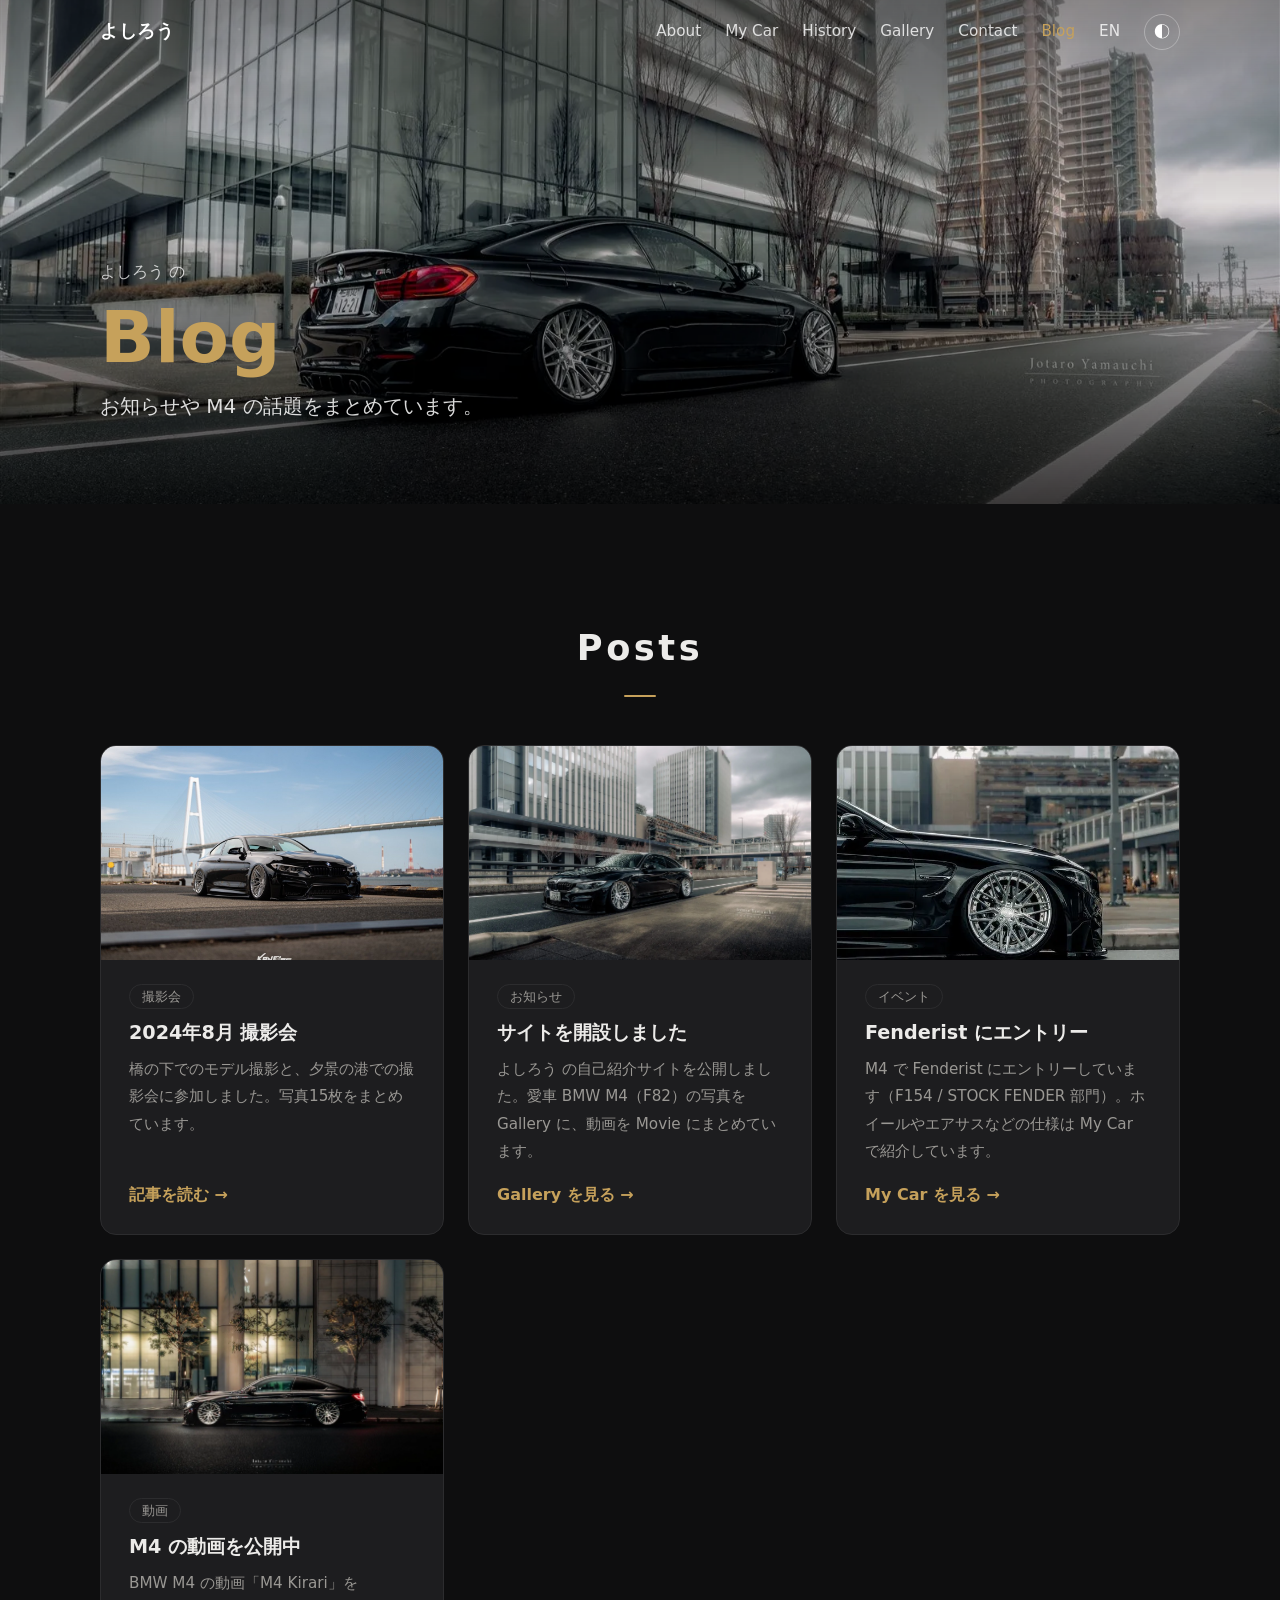
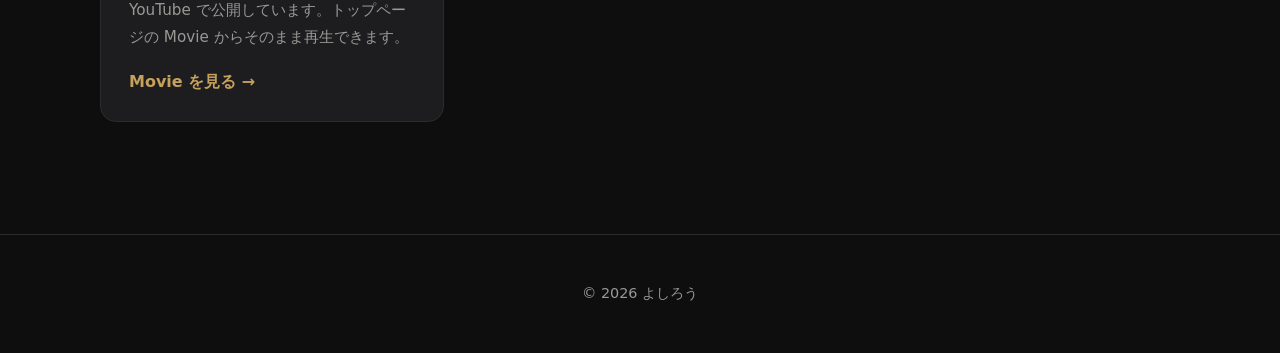
<file: blog.html>
<!DOCTYPE html>
<html lang="ja" data-theme="dark">
<head>
  <meta charset="UTF-8">
  <meta name="viewport" content="width=device-width, initial-scale=1.0">
  <title>Blog | よしろう</title>
  <meta name="description" content="よしろう のブログ。サイト開設のお知らせや、BMW M4 の話題。">
  <meta property="og:type" content="website">
  <meta property="og:site_name" content="よしろう | BMW M4">
  <meta property="og:title" content="よしろう のブログ | BMW M4">
  <meta property="og:description" content="よしろう のブログ。サイト開設のお知らせや、BMW M4 の話題。">
  <meta property="og:url" content="https://ayonbrasil1994-dev.github.io/Yoshirou/blog.html">
  <meta property="og:image" content="https://ayonbrasil1994-dev.github.io/Yoshirou/images/web/rear-building.jpg">
  <meta property="og:locale" content="ja_JP">
  <meta name="twitter:card" content="summary_large_image">
  <meta name="twitter:title" content="よしろう のブログ | BMW M4">
  <meta name="twitter:description" content="よしろう のブログ。サイト開設のお知らせや、BMW M4 の話題。">
  <meta name="twitter:image" content="https://ayonbrasil1994-dev.github.io/Yoshirou/images/web/rear-building.jpg">
  <link rel="stylesheet" href="style.css">
  <link rel="icon" href="favicon.ico" sizes="any">
  <link rel="icon" type="image/png" sizes="32x32" href="favicon-32.png">
  <link rel="icon" type="image/png" sizes="512x512" href="favicon-512.png">
  <link rel="apple-touch-icon" href="apple-touch-icon.png">
</head>
<body>
  <header class="header">
    <div class="container header__inner">
      <a href="index.html" class="logo">よしろう</a>
      <button class="nav-toggle" aria-label="メニューを開く" aria-expanded="false" aria-controls="nav">
        <span></span><span></span><span></span>
      </button>
      <nav id="nav" class="nav">
        <a href="index.html#about">About</a>
        <a href="index.html#car">My Car</a>
        <a href="index.html#history">History</a>
        <a href="index.html#gallery">Gallery</a>
        <a href="index.html#contact">Contact</a>
        <a href="blog.html" aria-current="page">Blog</a>
        <a href="en.html">EN</a>
        <button class="theme-toggle" aria-label="テーマを切り替える">◐</button>
      </nav>
    </div>
  </header>

  <main id="top">
    <!-- ページ見出し -->
    <section class="hero hero--page">
      <img class="hero__bg" src="images/web/rear-building.webp" alt="" fetchpriority="high">
      <div class="hero__shade"></div>
      <div class="container hero__inner">
        <p class="hero__greeting">よしろう の</p>
        <h1 class="hero__title"><span class="accent">Blog</span></h1>
        <p class="hero__lead">お知らせや M4 の話題をまとめています。</p>
      </div>
    </section>

    <!-- 記事一覧 -->
    <section class="section">
      <div class="container">
        <h2 class="section__title reveal">Posts</h2>
        <div class="posts">
          <article class="post reveal">
            <a class="post__thumb" href="articles/shoot-2024-08.html" tabindex="-1" aria-hidden="true">
              <img src="images/web/shoot-5.jpg" alt="" loading="lazy">
            </a>
            <div class="post__body">
              <p class="post__tag">撮影会</p>
              <h3 class="post__title">2024年8月 撮影会</h3>
              <p class="post__excerpt">
                橋の下でのモデル撮影と、夕景の港での撮影会に参加しました。写真15枚をまとめています。
              </p>
              <a class="post__more" href="articles/shoot-2024-08.html">記事を読む →</a>
            </div>
          </article>

          <article class="post reveal">
            <a class="post__thumb" href="index.html#gallery" tabindex="-1" aria-hidden="true">
              <img src="images/web/front-city.webp" alt="" loading="lazy" width="1600" height="1066">
            </a>
            <div class="post__body">
              <p class="post__tag">お知らせ</p>
              <h3 class="post__title">サイトを開設しました</h3>
              <p class="post__excerpt">
                よしろう の自己紹介サイトを公開しました。愛車 BMW M4（F82）の写真を Gallery に、動画を Movie にまとめています。
              </p>
              <a class="post__more" href="index.html#gallery">Gallery を見る →</a>
            </div>
          </article>

          <article class="post reveal" id="post-fenderist">
            <a class="post__thumb" href="index.html#car" tabindex="-1" aria-hidden="true">
              <img src="images/web/wheel.webp" alt="" loading="lazy" width="620" height="924">
            </a>
            <div class="post__body">
              <p class="post__tag">イベント</p>
              <h3 class="post__title">Fenderist にエントリー</h3>
              <p class="post__excerpt">
                M4 で Fenderist にエントリーしています（F154 / STOCK FENDER 部門）。ホイールやエアサスなどの仕様は My Car で紹介しています。
              </p>
              <a class="post__more" href="index.html#car">My Car を見る →</a>
            </div>
          </article>

          <article class="post reveal">
            <a class="post__thumb" href="index.html#movie" tabindex="-1" aria-hidden="true">
              <img src="images/web/night-side.webp" alt="" loading="lazy" width="1386" height="924">
            </a>
            <div class="post__body">
              <p class="post__tag">動画</p>
              <h3 class="post__title">M4 の動画を公開中</h3>
              <p class="post__excerpt">
                BMW M4 の動画「M4 Kirari」を YouTube で公開しています。トップページの Movie からそのまま再生できます。
              </p>
              <a class="post__more" href="index.html#movie">Movie を見る →</a>
            </div>
          </article>
        </div>
      </div>
    </section>
  </main>

  <footer class="footer">
    <p>&copy; <span id="year"></span> よしろう</p>
  </footer>

  <button class="to-top" aria-label="ページの先頭へ">↑</button>

  <script src="script.js"></script>
</body>
</html>
</file>
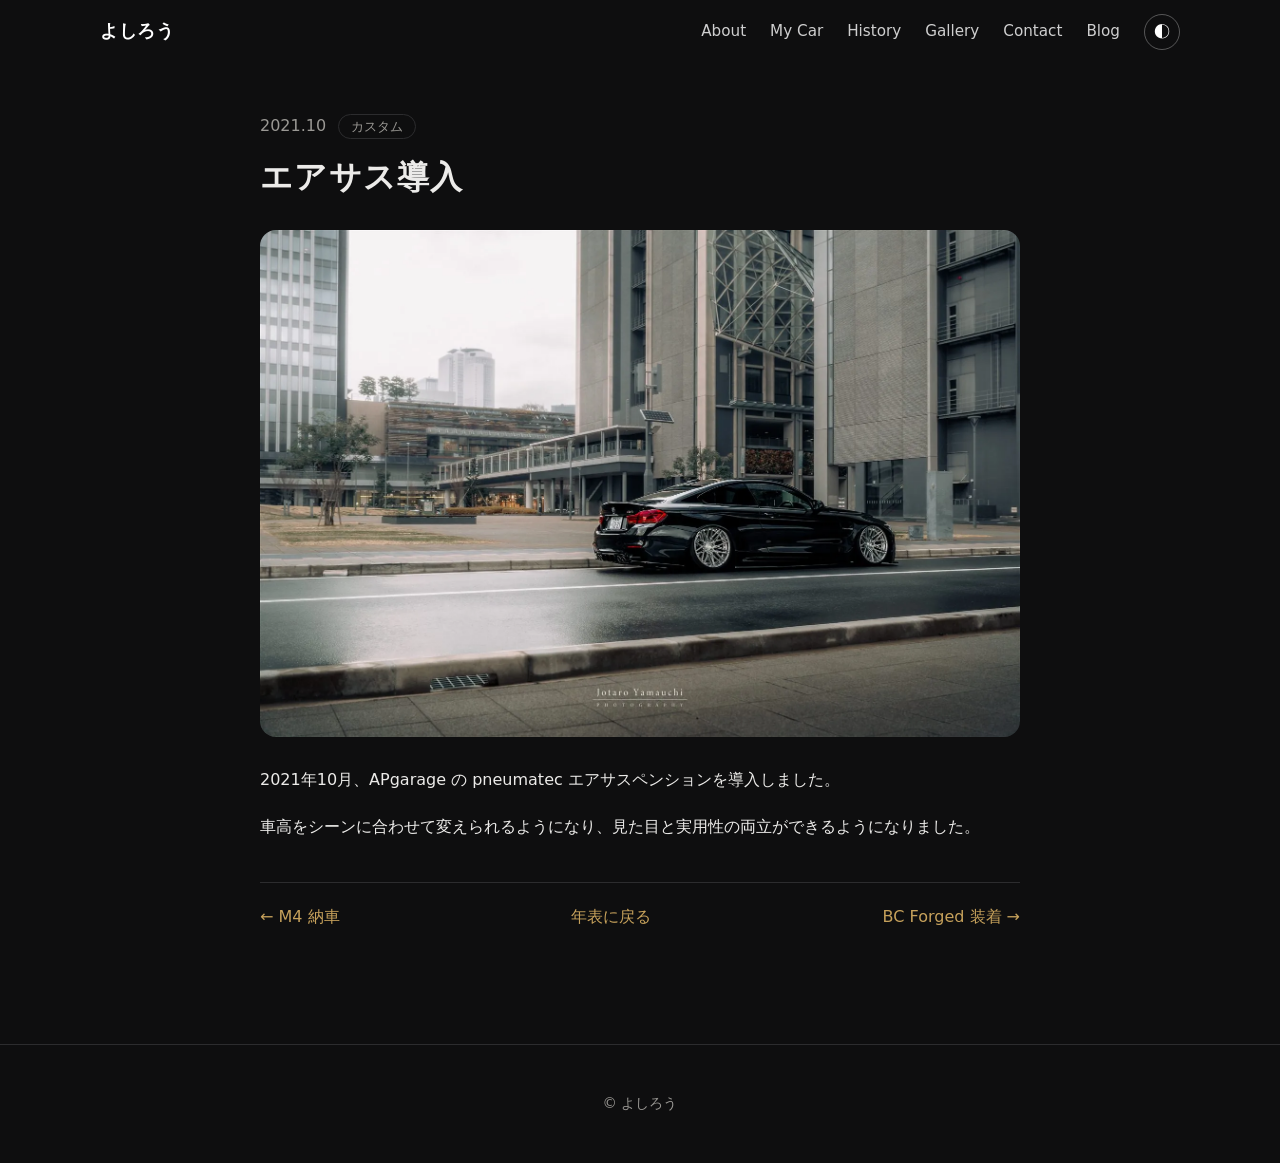
<file: articles/air-suspension.html>
<!DOCTYPE html>
<html lang="ja" data-theme="dark">
<head>
  <meta charset="UTF-8">
  <meta name="viewport" content="width=device-width, initial-scale=1.0">
  <title>エアサス導入 | よしろう</title>
  <meta name="description" content="エアサス導入（2021.10）の記録。よしろう の BMW M4 カーライフ。">
  <link rel="stylesheet" href="../style.css">
  <link rel="icon" href="../favicon.ico" sizes="any">
  <link rel="icon" type="image/png" sizes="32x32" href="../favicon-32.png">
  <link rel="icon" type="image/png" sizes="512x512" href="../favicon-512.png">
  <link rel="apple-touch-icon" href="../apple-touch-icon.png">
</head>
<body>
  <header class="header">
    <div class="container header__inner">
      <a href="../index.html#top" class="logo">よしろう</a>
      <nav class="nav">
        <a href="../index.html#about">About</a>
        <a href="../index.html#car">My Car</a>
        <a href="../index.html#history">History</a>
        <a href="../index.html#gallery">Gallery</a>
        <a href="../index.html#contact">Contact</a>
        <a href="../blog.html">Blog</a>
        <button class="theme-toggle" aria-label="テーマを切り替える">◐</button>
      </nav>
    </div>
  </header>
  <main>
    <article class="section article">
      <div class="container article__wrap">
        <p class="article__meta"><time datetime="2021-10">2021.10</time><span class="timeline__tag">カスタム</span></p>
        <h1 class="article__title">エアサス導入</h1>
        <figure class="article__hero"><img src="../images/web/rear-side.webp" alt="広場の前の M4 を後ろから"></figure>
        <p class="article__text">2021年10月、APgarage の pneumatec エアサスペンションを導入しました。</p>
        <p class="article__text">車高をシーンに合わせて変えられるようになり、見た目と実用性の両立ができるようになりました。</p>
        <nav class="article__nav">
          <a href="delivery.html">← M4 納車</a>
          <a href="../index.html#history">年表に戻る</a>
          <a href="wheels.html">BC Forged 装着 →</a>
        </nav>
      </div>
    </article>
  </main>
  <footer class="footer">
    <p>&copy; <span id="year"></span> よしろう</p>
  </footer>
  <script src="../script.js"></script>
</body>
</html>
</file>
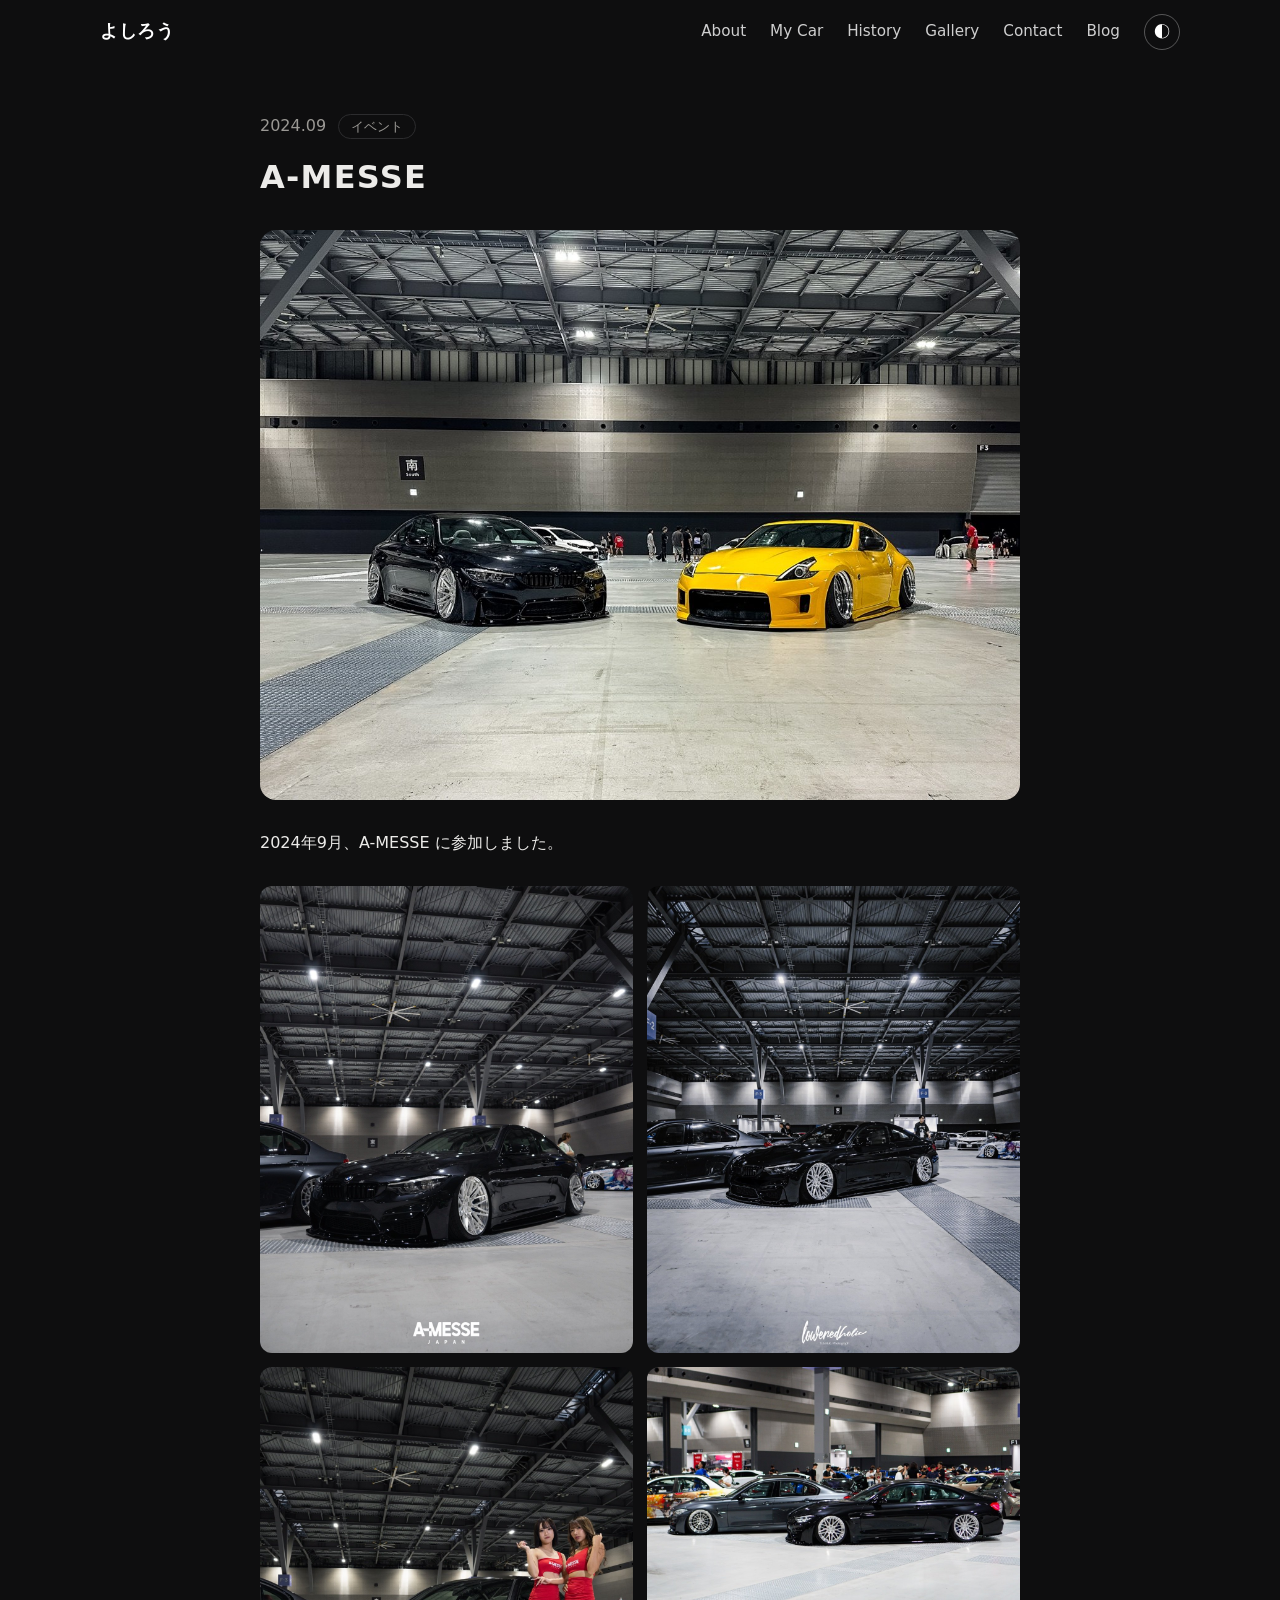
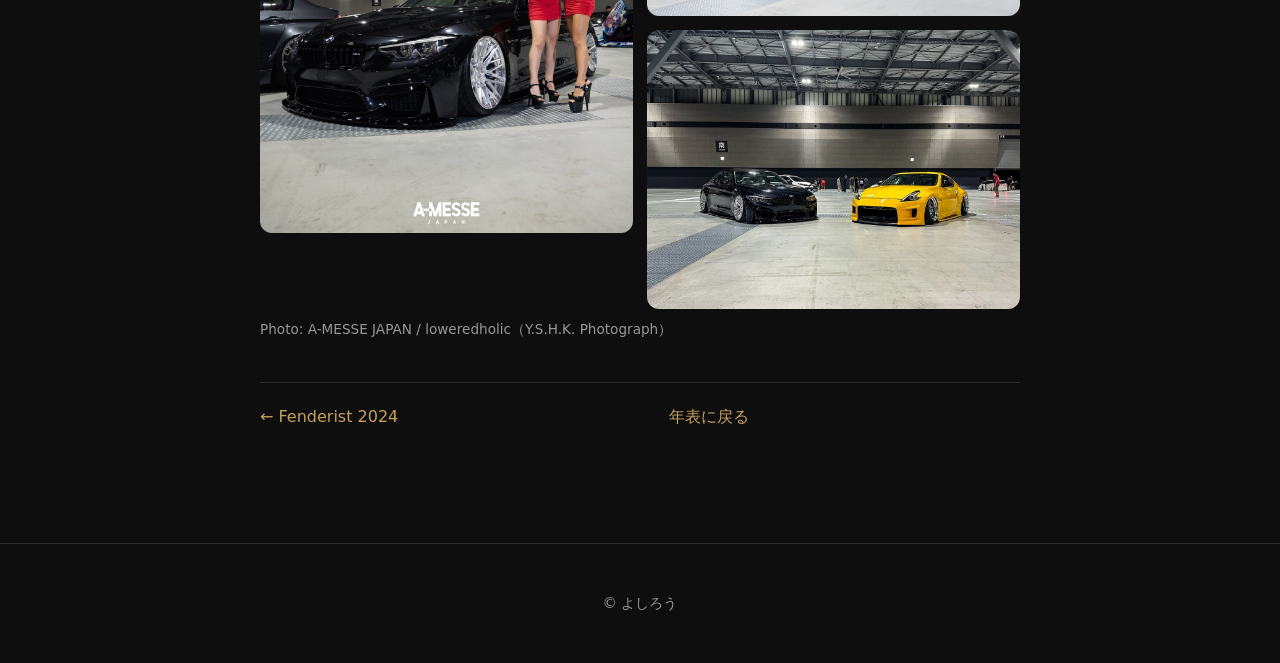
<file: articles/amesse.html>
<!DOCTYPE html>
<html lang="ja" data-theme="dark">
<head>
  <meta charset="UTF-8">
  <meta name="viewport" content="width=device-width, initial-scale=1.0">
  <title>A-MESSE | よしろう</title>
  <meta name="description" content="A-MESSE（2024.09）の記録。よしろう の BMW M4 カーライフ。">
  <link rel="stylesheet" href="../style.css">
  <link rel="icon" href="../favicon.ico" sizes="any">
  <link rel="icon" type="image/png" sizes="32x32" href="../favicon-32.png">
  <link rel="icon" type="image/png" sizes="512x512" href="../favicon-512.png">
  <link rel="apple-touch-icon" href="../apple-touch-icon.png">
</head>
<body>
  <header class="header">
    <div class="container header__inner">
      <a href="../index.html#top" class="logo">よしろう</a>
      <nav class="nav">
        <a href="../index.html#about">About</a>
        <a href="../index.html#car">My Car</a>
        <a href="../index.html#history">History</a>
        <a href="../index.html#gallery">Gallery</a>
        <a href="../index.html#contact">Contact</a>
        <a href="../blog.html">Blog</a>
        <button class="theme-toggle" aria-label="テーマを切り替える">◐</button>
      </nav>
    </div>
  </header>
  <main>
    <article class="section article">
      <div class="container article__wrap">
        <p class="article__meta"><time datetime="2024-09">2024.09</time><span class="timeline__tag">イベント</span></p>
        <h1 class="article__title">A-MESSE</h1>
        <figure class="article__hero"><img src="../images/web/amesse-5.jpg" alt="A-MESSE の会場で黄色い Z34 と並ぶ M4"></figure>
        <p class="article__text">2024年9月、A-MESSE に参加しました。</p>
        <div class="article__photos">
          <img src="../images/web/amesse-1.jpg" alt="A-MESSE の会場に展示した M4 のフロント" loading="lazy">
          <img src="../images/web/amesse-2.jpg" alt="キャンペーンガールと一緒に撮影した M4" loading="lazy">
          <img src="../images/web/amesse-3.jpg" alt="会場で撮影した M4 のサイドビュー" loading="lazy">
          <img src="../images/web/amesse-4.jpg" alt="グレーのセダンと並んだ M4 のサイドビュー" loading="lazy">
          <img src="../images/web/amesse-5.jpg" alt="黄色い Z34 と並ぶ M4" loading="lazy">
        </div>
        <p class="article__credit">Photo: A-MESSE JAPAN / loweredholic（Y.S.H.K. Photograph）</p>
        <nav class="article__nav">
          <a href="fenderist.html">← Fenderist 2024</a>
          <a href="../index.html#history">年表に戻る</a>
          <span></span>
        </nav>
      </div>
    </article>
  </main>
  <footer class="footer">
    <p>&copy; <span id="year"></span> よしろう</p>
  </footer>
  <script src="../script.js"></script>
</body>
</html>
</file>
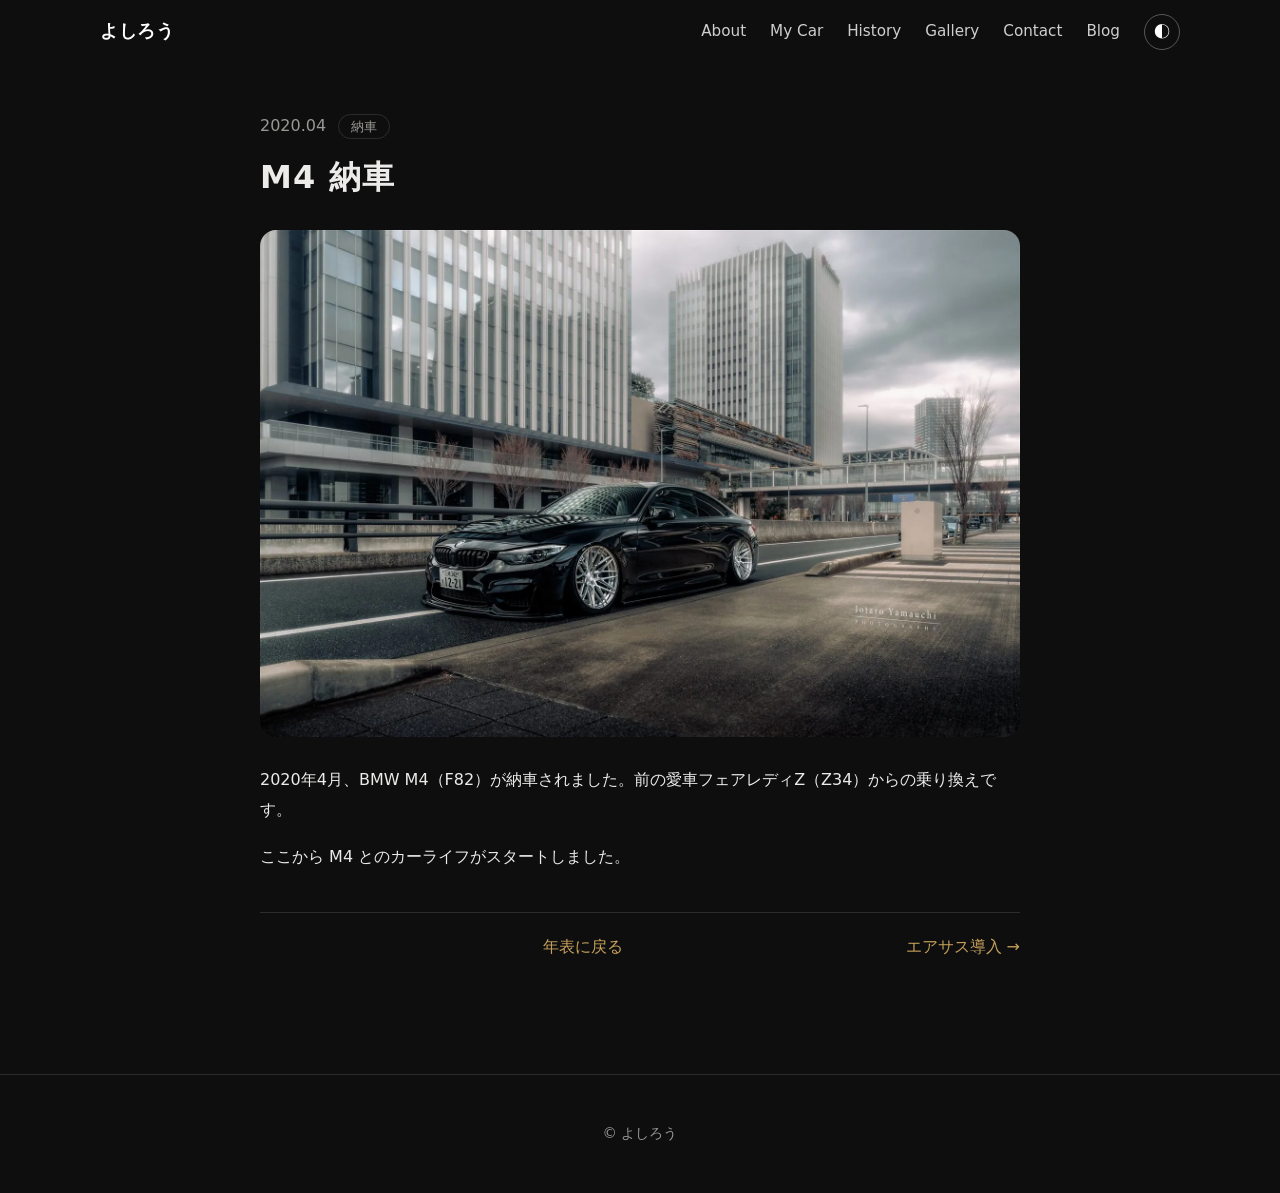
<file: articles/delivery.html>
<!DOCTYPE html>
<html lang="ja" data-theme="dark">
<head>
  <meta charset="UTF-8">
  <meta name="viewport" content="width=device-width, initial-scale=1.0">
  <title>M4 納車 | よしろう</title>
  <meta name="description" content="M4 納車（2020.04）の記録。よしろう の BMW M4 カーライフ。">
  <link rel="stylesheet" href="../style.css">
  <link rel="icon" href="../favicon.ico" sizes="any">
  <link rel="icon" type="image/png" sizes="32x32" href="../favicon-32.png">
  <link rel="icon" type="image/png" sizes="512x512" href="../favicon-512.png">
  <link rel="apple-touch-icon" href="../apple-touch-icon.png">
</head>
<body>
  <header class="header">
    <div class="container header__inner">
      <a href="../index.html#top" class="logo">よしろう</a>
      <nav class="nav">
        <a href="../index.html#about">About</a>
        <a href="../index.html#car">My Car</a>
        <a href="../index.html#history">History</a>
        <a href="../index.html#gallery">Gallery</a>
        <a href="../index.html#contact">Contact</a>
        <a href="../blog.html">Blog</a>
        <button class="theme-toggle" aria-label="テーマを切り替える">◐</button>
      </nav>
    </div>
  </header>
  <main>
    <article class="section article">
      <div class="container article__wrap">
        <p class="article__meta"><time datetime="2020-04">2020.04</time><span class="timeline__tag">納車</span></p>
        <h1 class="article__title">M4 納車</h1>
        <figure class="article__hero"><img src="../images/web/front-city.webp" alt="ビル街に停めた M4 を斜め前から"></figure>
        <p class="article__text">2020年4月、BMW M4（F82）が納車されました。前の愛車フェアレディZ（Z34）からの乗り換えです。</p>
        <p class="article__text">ここから M4 とのカーライフがスタートしました。</p>
        <nav class="article__nav">
          <span></span>
          <a href="../index.html#history">年表に戻る</a>
          <a href="air-suspension.html">エアサス導入 →</a>
        </nav>
      </div>
    </article>
  </main>
  <footer class="footer">
    <p>&copy; <span id="year"></span> よしろう</p>
  </footer>
  <script src="../script.js"></script>
</body>
</html>
</file>
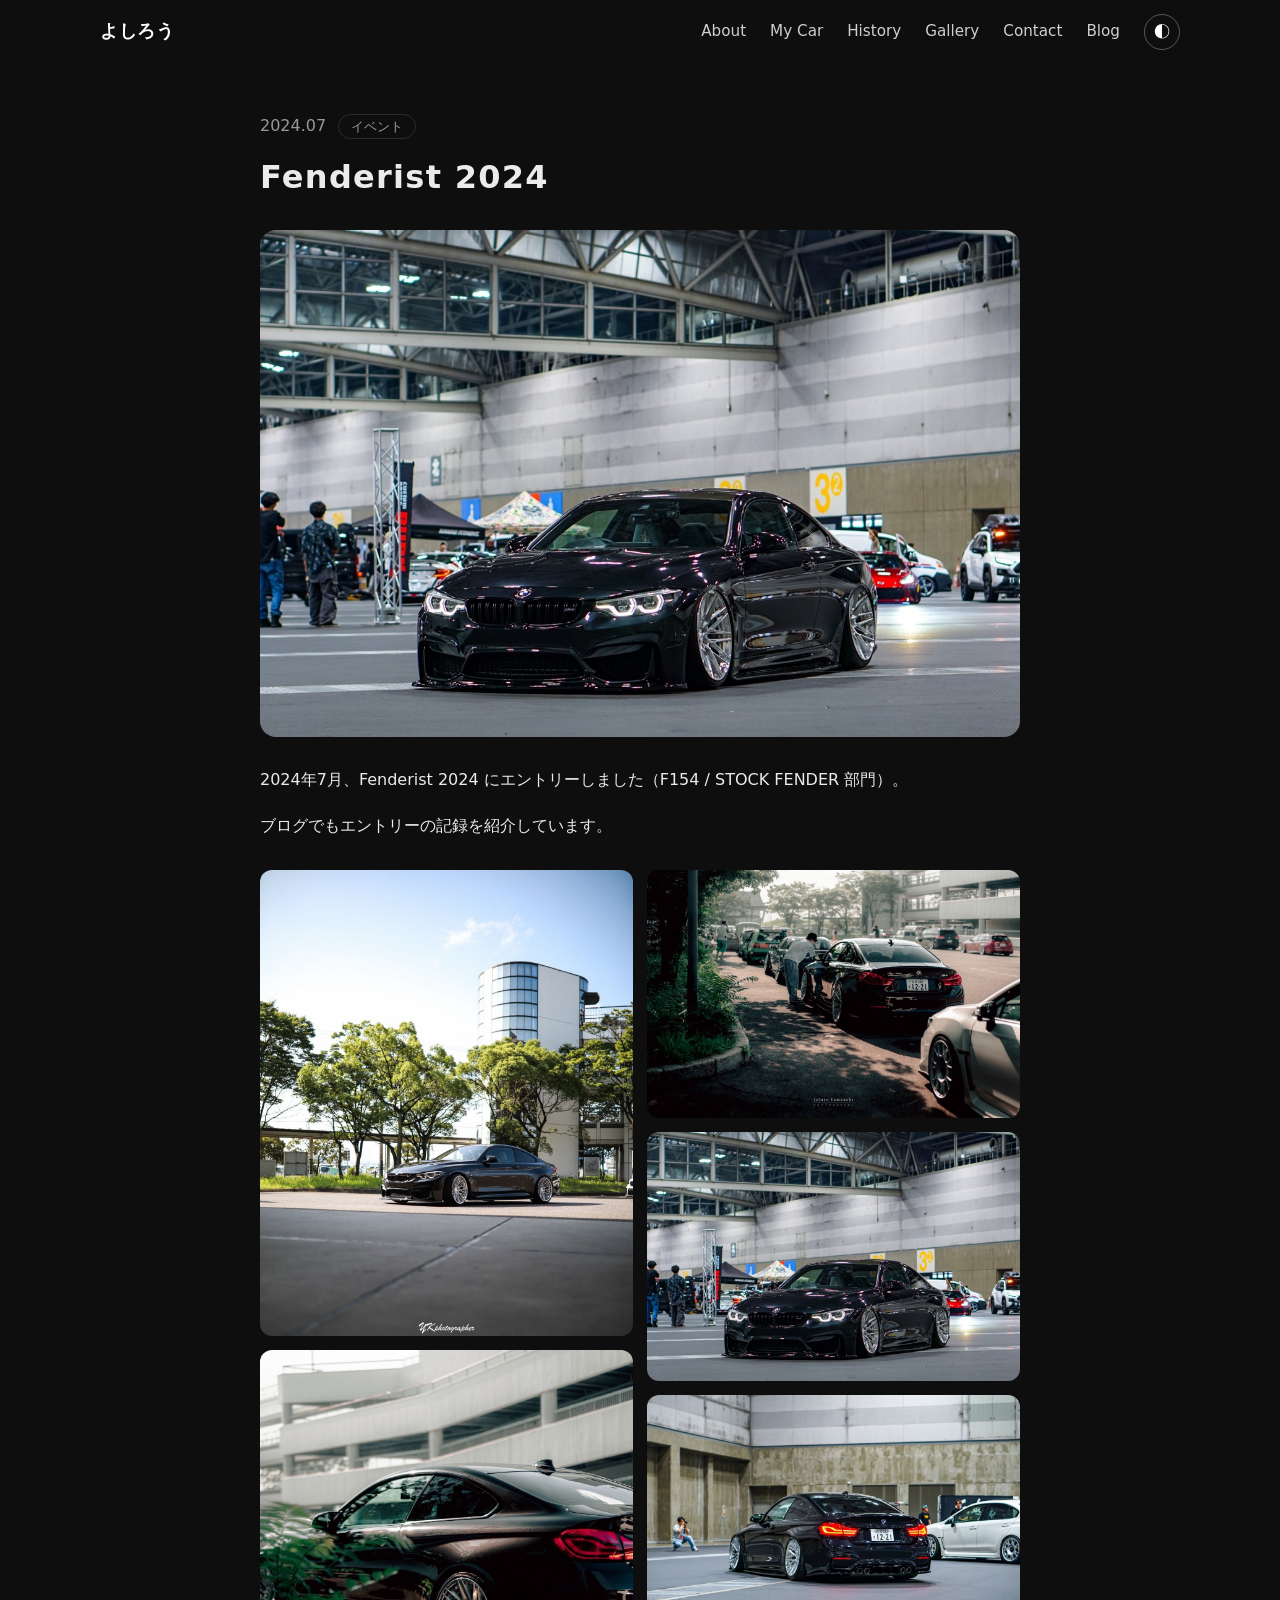
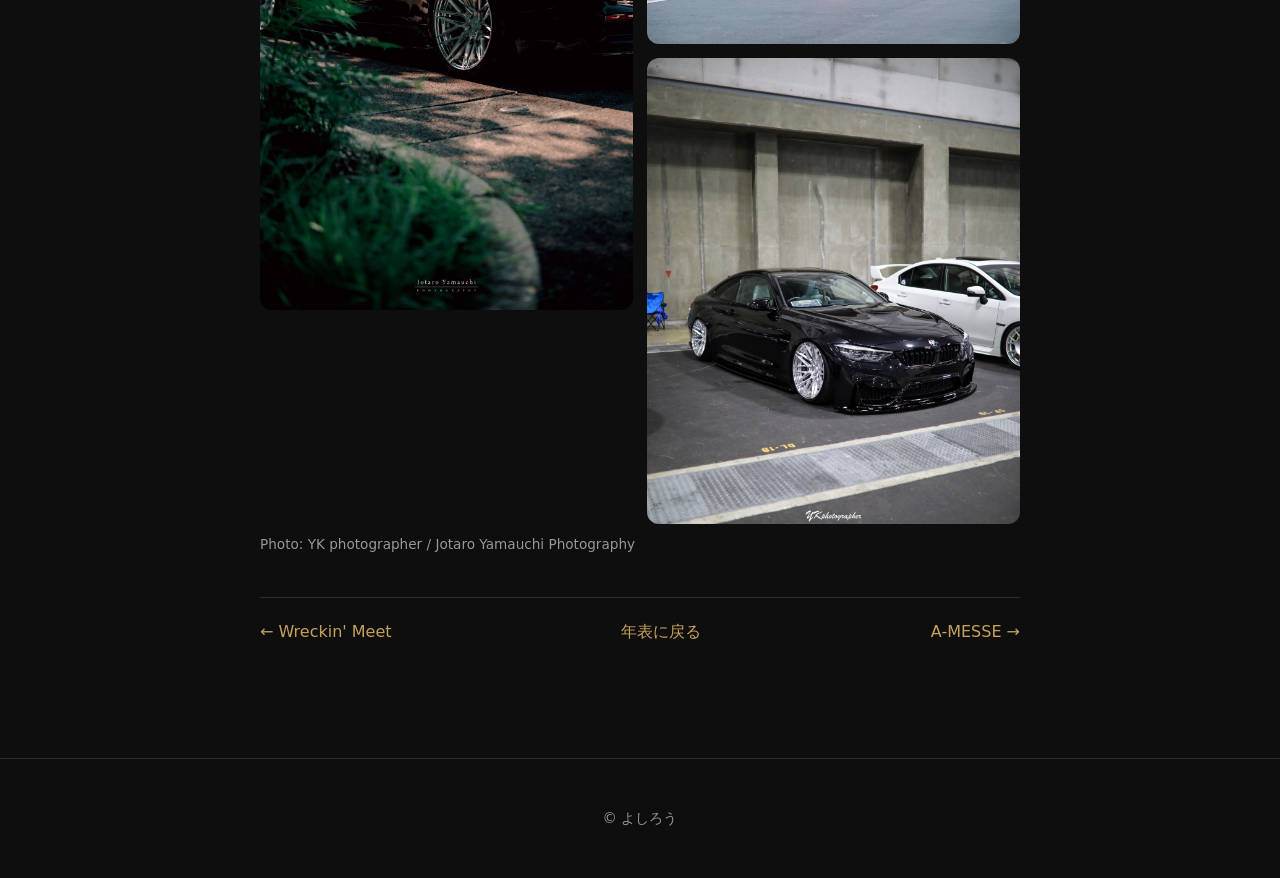
<file: articles/fenderist.html>
<!DOCTYPE html>
<html lang="ja" data-theme="dark">
<head>
  <meta charset="UTF-8">
  <meta name="viewport" content="width=device-width, initial-scale=1.0">
  <title>Fenderist 2024 | よしろう</title>
  <meta name="description" content="Fenderist 2024（2024.07）の記録。よしろう の BMW M4 カーライフ。">
  <link rel="stylesheet" href="../style.css">
  <link rel="icon" href="../favicon.ico" sizes="any">
  <link rel="icon" type="image/png" sizes="32x32" href="../favicon-32.png">
  <link rel="icon" type="image/png" sizes="512x512" href="../favicon-512.png">
  <link rel="apple-touch-icon" href="../apple-touch-icon.png">
</head>
<body>
  <header class="header">
    <div class="container header__inner">
      <a href="../index.html#top" class="logo">よしろう</a>
      <nav class="nav">
        <a href="../index.html#about">About</a>
        <a href="../index.html#car">My Car</a>
        <a href="../index.html#history">History</a>
        <a href="../index.html#gallery">Gallery</a>
        <a href="../index.html#contact">Contact</a>
        <a href="../blog.html">Blog</a>
        <button class="theme-toggle" aria-label="テーマを切り替える">◐</button>
      </nav>
    </div>
  </header>
  <main>
    <article class="section article">
      <div class="container article__wrap">
        <p class="article__meta"><time datetime="2024-07">2024.07</time><span class="timeline__tag">イベント</span></p>
        <h1 class="article__title">Fenderist 2024</h1>
        <figure class="article__hero"><img src="../images/web/fenderist-4.jpg" alt="Fenderist 2024 の会場に停めた M4"></figure>
        <p class="article__text">2024年7月、Fenderist 2024 にエントリーしました（F154 / STOCK FENDER 部門）。</p>
        <p class="article__text">ブログでもエントリーの記録を紹介しています。</p>
        <div class="article__photos">
          <img src="../images/web/fenderist-1.jpg" alt="Fenderist 2024 屋外で撮影した M4 のサイドビュー" loading="lazy">
          <img src="../images/web/fenderist-2.jpg" alt="木陰から撮影した M4 のリアビュー" loading="lazy">
          <img src="../images/web/fenderist-3.jpg" alt="搬入の列に並ぶ M4 のリアビュー" loading="lazy">
          <img src="../images/web/fenderist-4.jpg" alt="Fenderist 2024 の会場に停めた M4 のフロント" loading="lazy">
          <img src="../images/web/fenderist-5.jpg" alt="会場でテールランプを点けた M4 のリアビュー" loading="lazy">
          <img src="../images/web/fenderist-6.jpg" alt="会場の駐車エリアに停めた M4" loading="lazy">
        </div>
        <p class="article__credit">Photo: YK photographer / Jotaro Yamauchi Photography</p>
        <nav class="article__nav">
          <a href="wreckinmeet.html">← Wreckin' Meet</a>
          <a href="../index.html#history">年表に戻る</a>
          <a href="amesse.html">A-MESSE →</a>
        </nav>
      </div>
    </article>
  </main>
  <footer class="footer">
    <p>&copy; <span id="year"></span> よしろう</p>
  </footer>
  <script src="../script.js"></script>
</body>
</html>
</file>
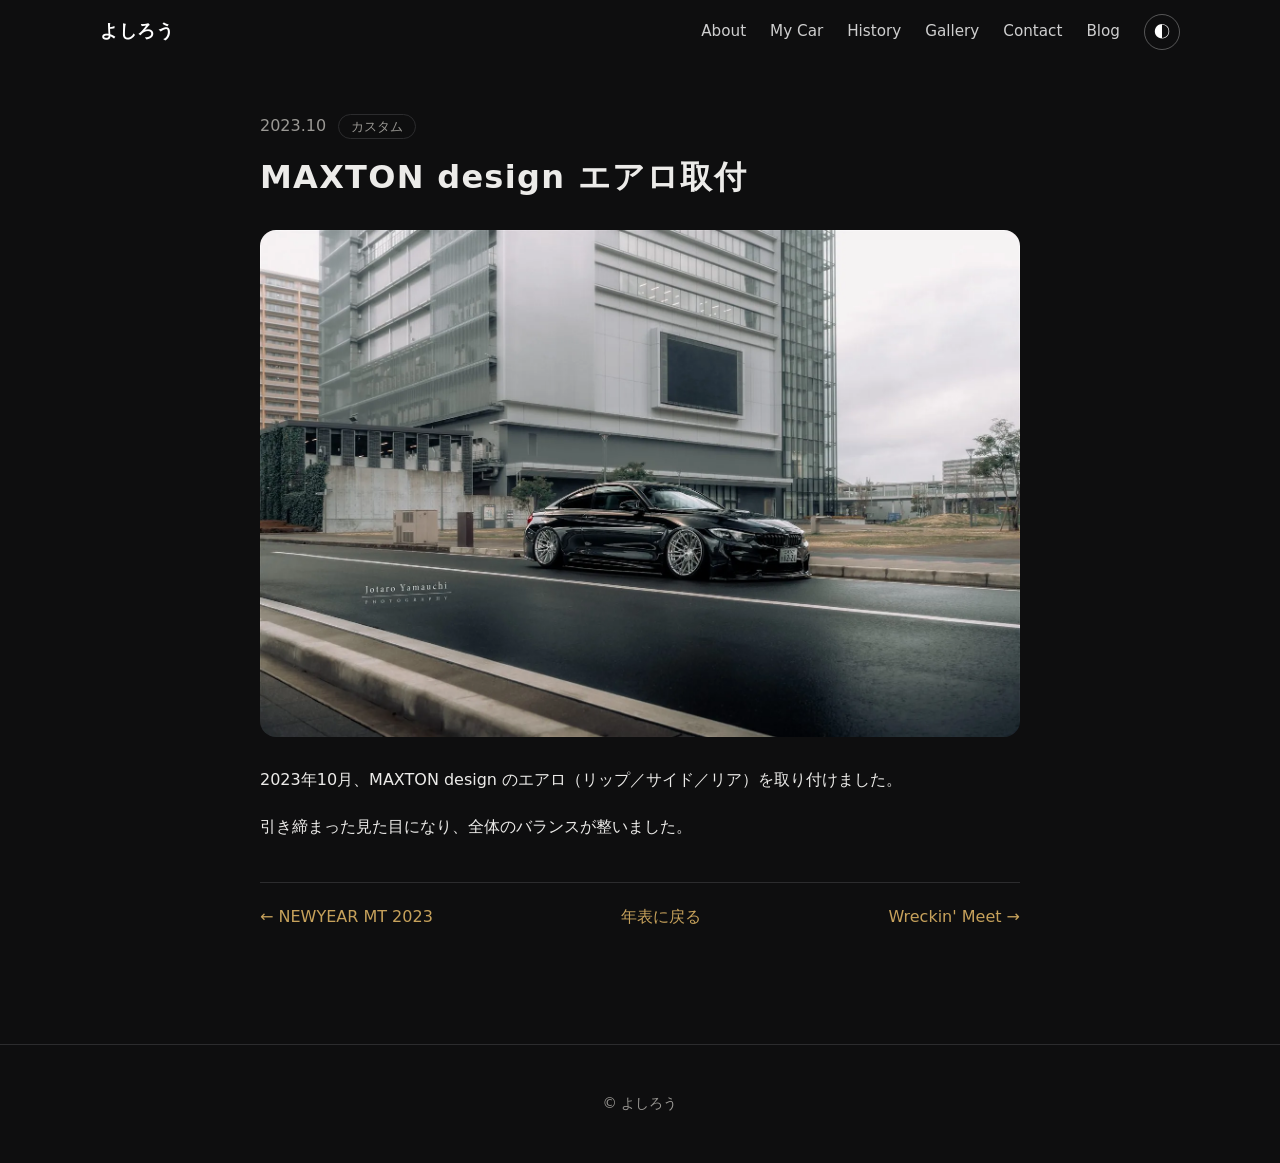
<file: articles/maxton.html>
<!DOCTYPE html>
<html lang="ja" data-theme="dark">
<head>
  <meta charset="UTF-8">
  <meta name="viewport" content="width=device-width, initial-scale=1.0">
  <title>MAXTON design エアロ取付 | よしろう</title>
  <meta name="description" content="MAXTON design エアロ取付（2023.10）の記録。よしろう の BMW M4 カーライフ。">
  <link rel="stylesheet" href="../style.css">
  <link rel="icon" href="../favicon.ico" sizes="any">
  <link rel="icon" type="image/png" sizes="32x32" href="../favicon-32.png">
  <link rel="icon" type="image/png" sizes="512x512" href="../favicon-512.png">
  <link rel="apple-touch-icon" href="../apple-touch-icon.png">
</head>
<body>
  <header class="header">
    <div class="container header__inner">
      <a href="../index.html#top" class="logo">よしろう</a>
      <nav class="nav">
        <a href="../index.html#about">About</a>
        <a href="../index.html#car">My Car</a>
        <a href="../index.html#history">History</a>
        <a href="../index.html#gallery">Gallery</a>
        <a href="../index.html#contact">Contact</a>
        <a href="../blog.html">Blog</a>
        <button class="theme-toggle" aria-label="テーマを切り替える">◐</button>
      </nav>
    </div>
  </header>
  <main>
    <article class="section article">
      <div class="container article__wrap">
        <p class="article__meta"><time datetime="2023-10">2023.10</time><span class="timeline__tag">カスタム</span></p>
        <h1 class="article__title">MAXTON design エアロ取付</h1>
        <figure class="article__hero"><img src="../images/web/front-side.webp" alt="ビル前の道路を走る M4"></figure>
        <p class="article__text">2023年10月、MAXTON design のエアロ（リップ／サイド／リア）を取り付けました。</p>
        <p class="article__text">引き締まった見た目になり、全体のバランスが整いました。</p>
        <nav class="article__nav">
          <a href="newyearmt.html">← NEWYEAR MT 2023</a>
          <a href="../index.html#history">年表に戻る</a>
          <a href="wreckinmeet.html">Wreckin' Meet →</a>
        </nav>
      </div>
    </article>
  </main>
  <footer class="footer">
    <p>&copy; <span id="year"></span> よしろう</p>
  </footer>
  <script src="../script.js"></script>
</body>
</html>
</file>
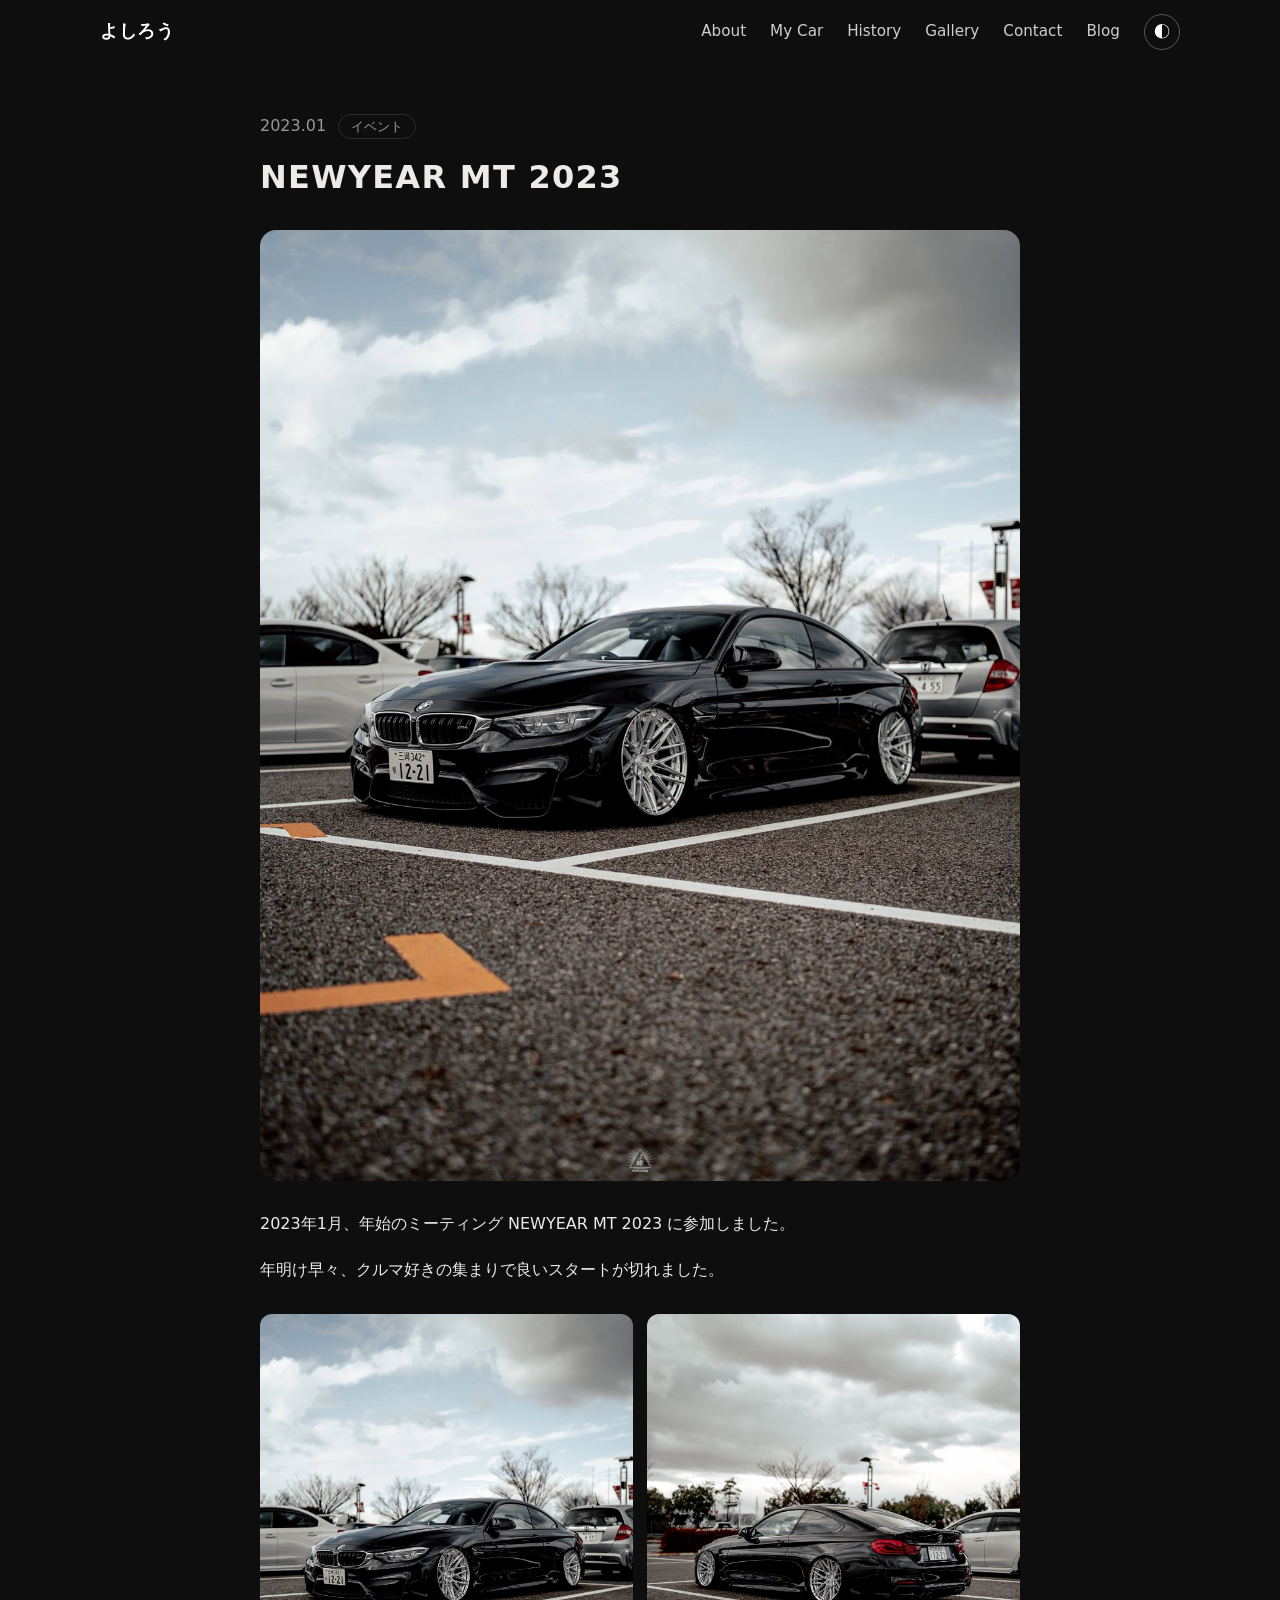
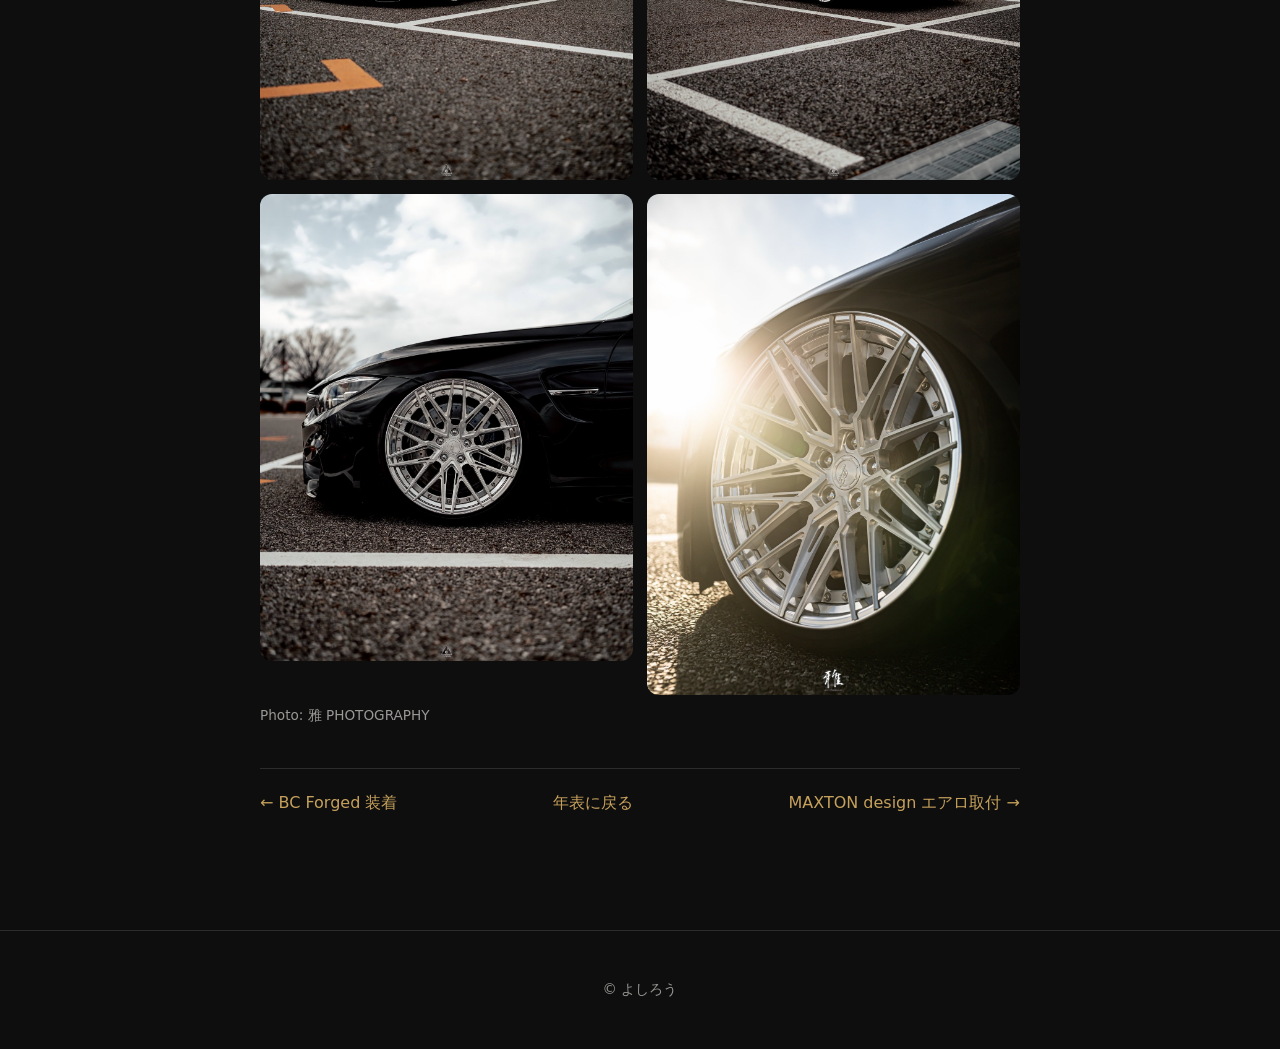
<file: articles/newyearmt.html>
<!DOCTYPE html>
<html lang="ja" data-theme="dark">
<head>
  <meta charset="UTF-8">
  <meta name="viewport" content="width=device-width, initial-scale=1.0">
  <title>NEWYEAR MT 2023 | よしろう</title>
  <meta name="description" content="NEWYEAR MT 2023（2023.01）の記録。よしろう の BMW M4 カーライフ。">
  <link rel="stylesheet" href="../style.css">
  <link rel="icon" href="../favicon.ico" sizes="any">
  <link rel="icon" type="image/png" sizes="32x32" href="../favicon-32.png">
  <link rel="icon" type="image/png" sizes="512x512" href="../favicon-512.png">
  <link rel="apple-touch-icon" href="../apple-touch-icon.png">
</head>
<body>
  <header class="header">
    <div class="container header__inner">
      <a href="../index.html#top" class="logo">よしろう</a>
      <nav class="nav">
        <a href="../index.html#about">About</a>
        <a href="../index.html#car">My Car</a>
        <a href="../index.html#history">History</a>
        <a href="../index.html#gallery">Gallery</a>
        <a href="../index.html#contact">Contact</a>
        <a href="../blog.html">Blog</a>
        <button class="theme-toggle" aria-label="テーマを切り替える">◐</button>
      </nav>
    </div>
  </header>
  <main>
    <article class="section article">
      <div class="container article__wrap">
        <p class="article__meta"><time datetime="2023-01">2023.01</time><span class="timeline__tag">イベント</span></p>
        <h1 class="article__title">NEWYEAR MT 2023</h1>
        <figure class="article__hero"><img src="../images/web/newyear-1.jpg" alt="NEWYEAR MT 2023 の会場に停めた M4"></figure>
        <p class="article__text">2023年1月、年始のミーティング NEWYEAR MT 2023 に参加しました。</p>
        <p class="article__text">年明け早々、クルマ好きの集まりで良いスタートが切れました。</p>
        <div class="article__photos">
          <img src="../images/web/newyear-1.jpg" alt="駐車場に停めた M4 のフロント" loading="lazy">
          <img src="../images/web/newyear-2.jpg" alt="フロントホイールのアップ" loading="lazy">
          <img src="../images/web/newyear-3.jpg" alt="M4 のリアビュー" loading="lazy">
          <img src="../images/web/newyear-4.jpg" alt="夕日を浴びるホイールのアップ" loading="lazy">
        </div>
        <p class="article__credit">Photo: 雅 PHOTOGRAPHY</p>
        <nav class="article__nav">
          <a href="wheels.html">← BC Forged 装着</a>
          <a href="../index.html#history">年表に戻る</a>
          <a href="maxton.html">MAXTON design エアロ取付 →</a>
        </nav>
      </div>
    </article>
  </main>
  <footer class="footer">
    <p>&copy; <span id="year"></span> よしろう</p>
  </footer>
  <script src="../script.js"></script>
</body>
</html>
</file>
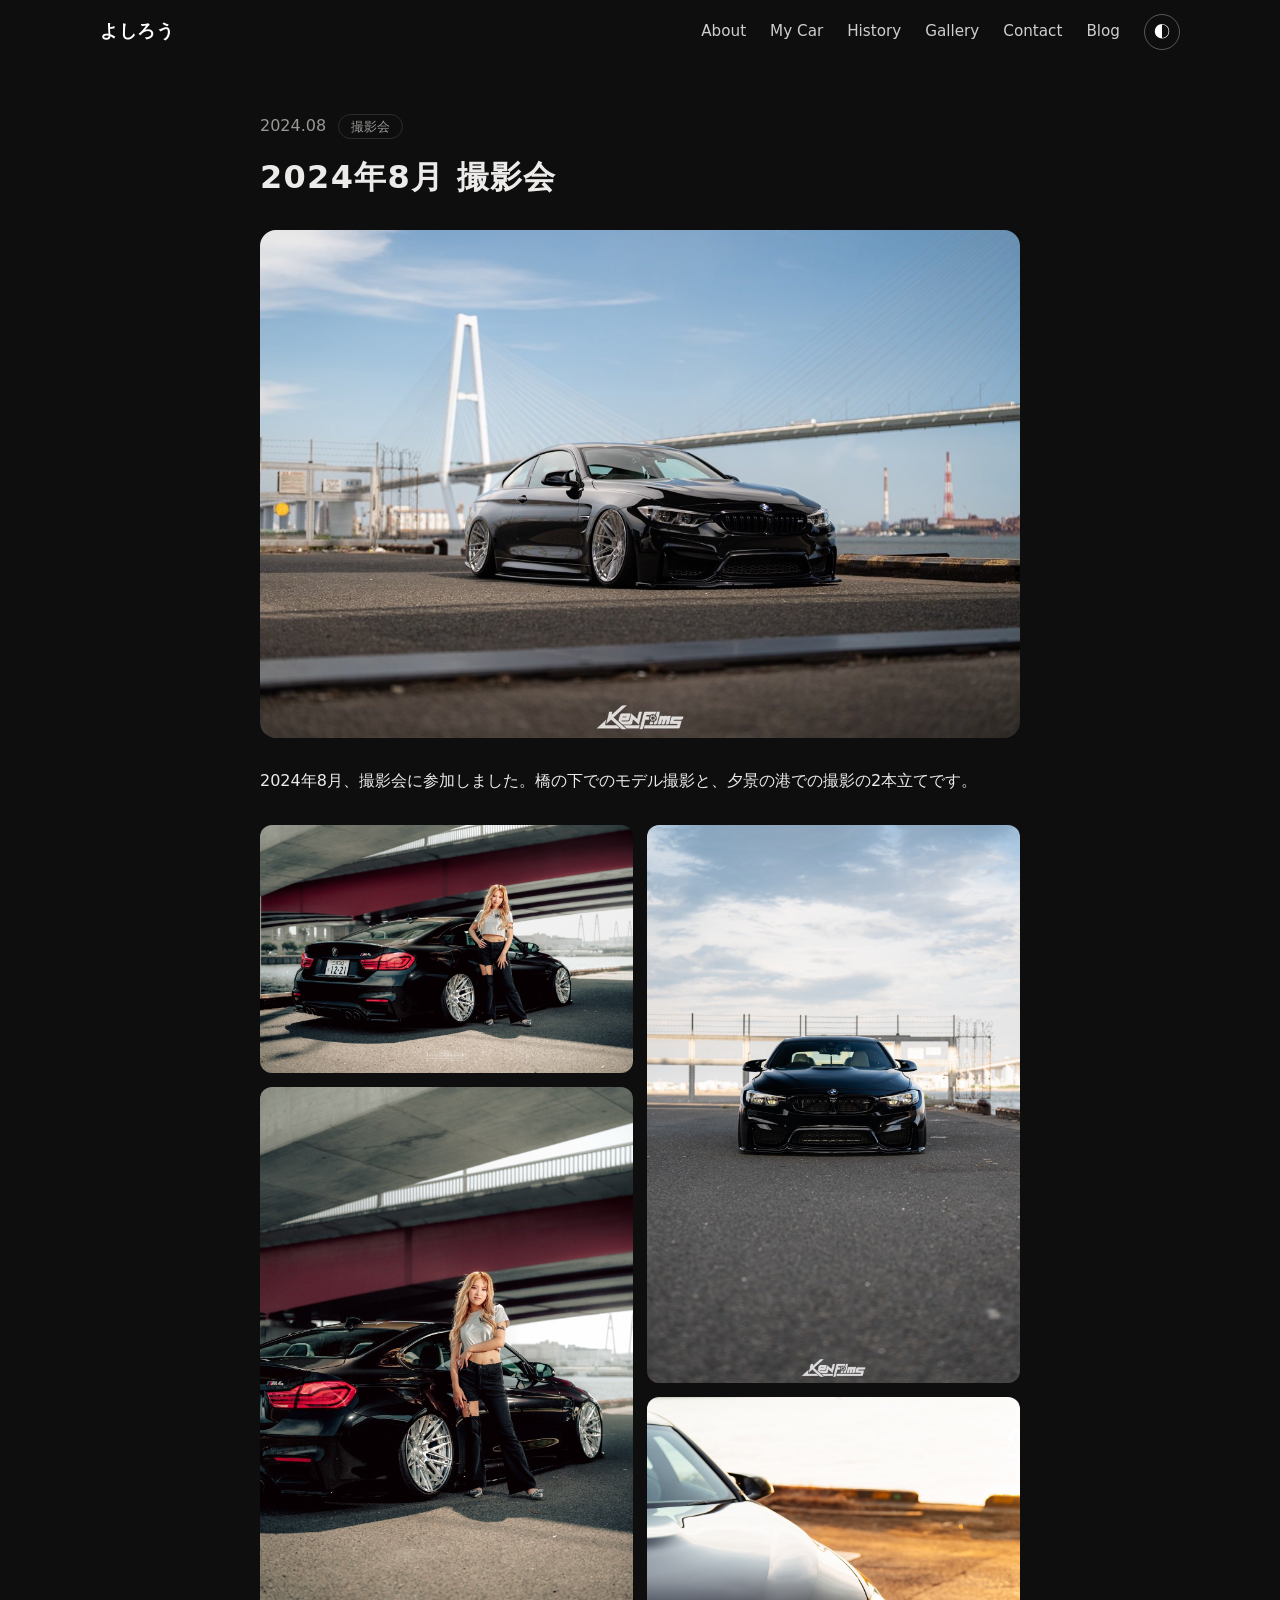
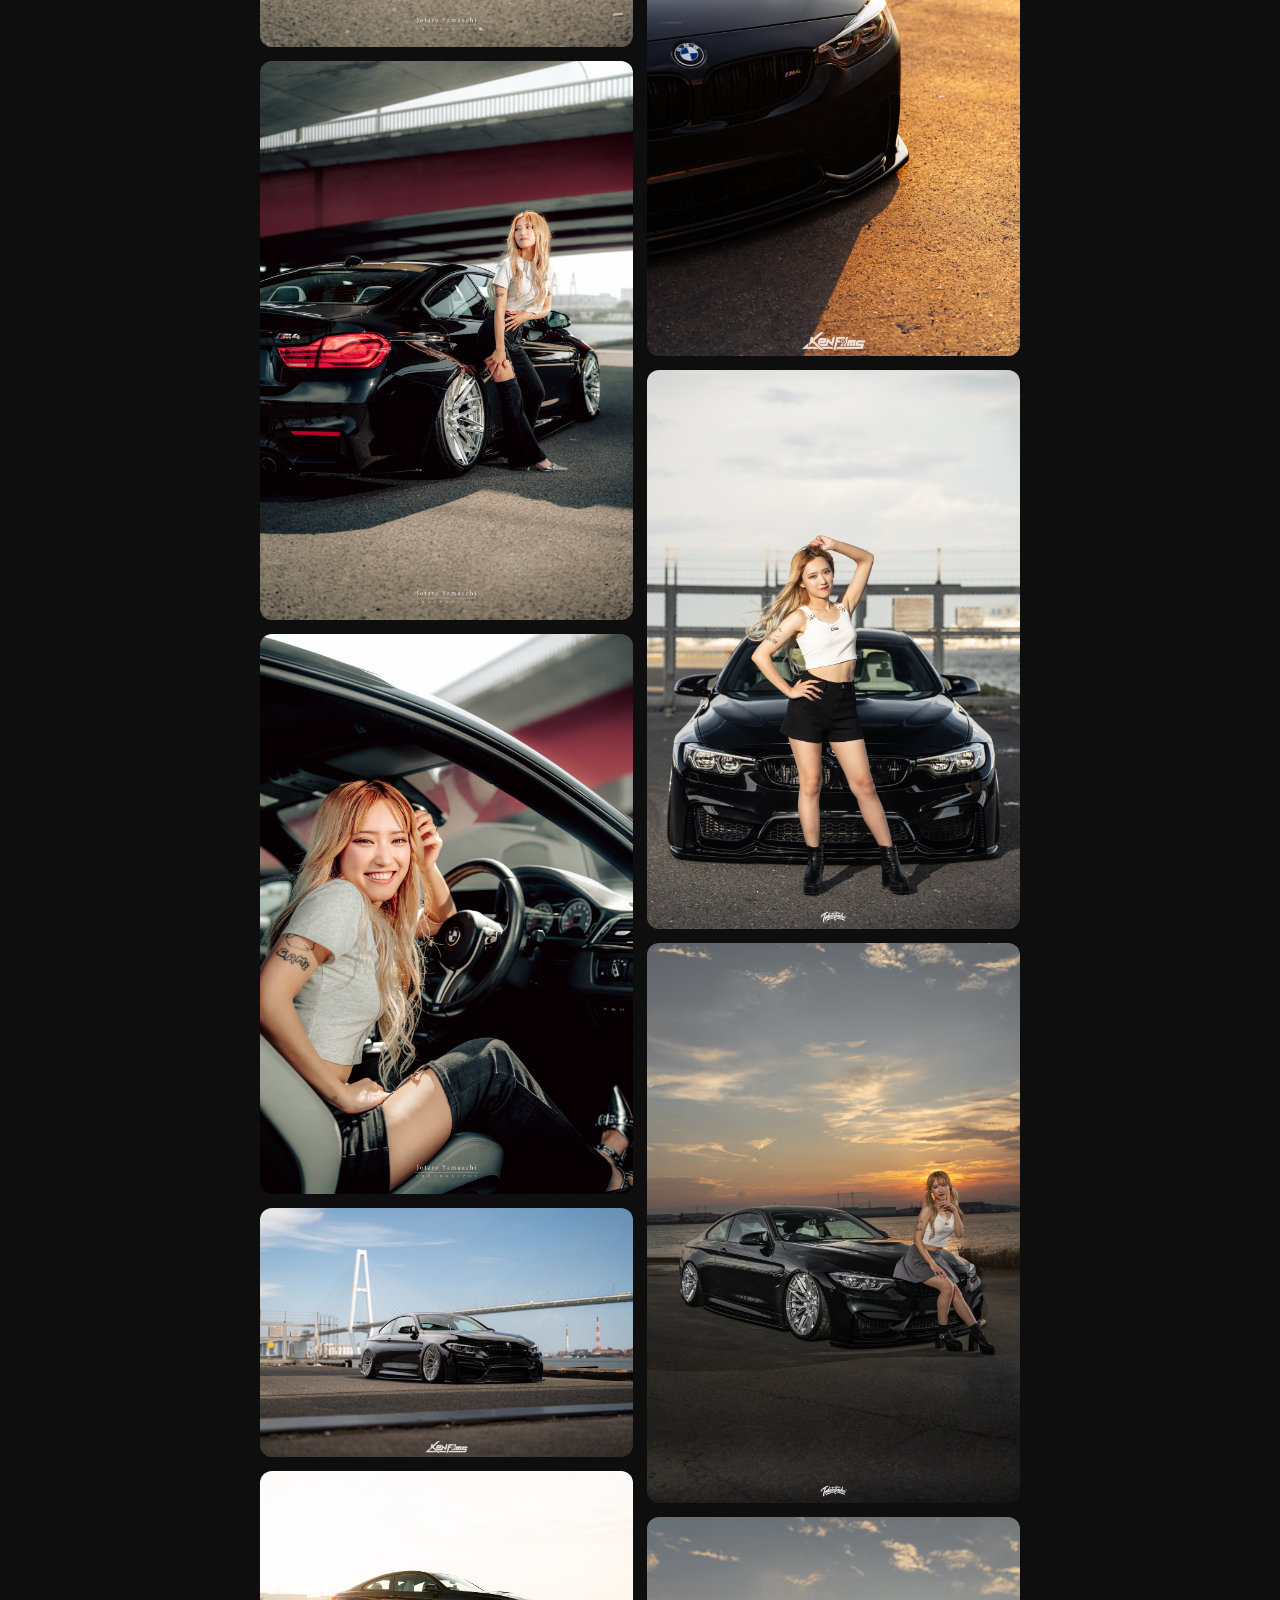
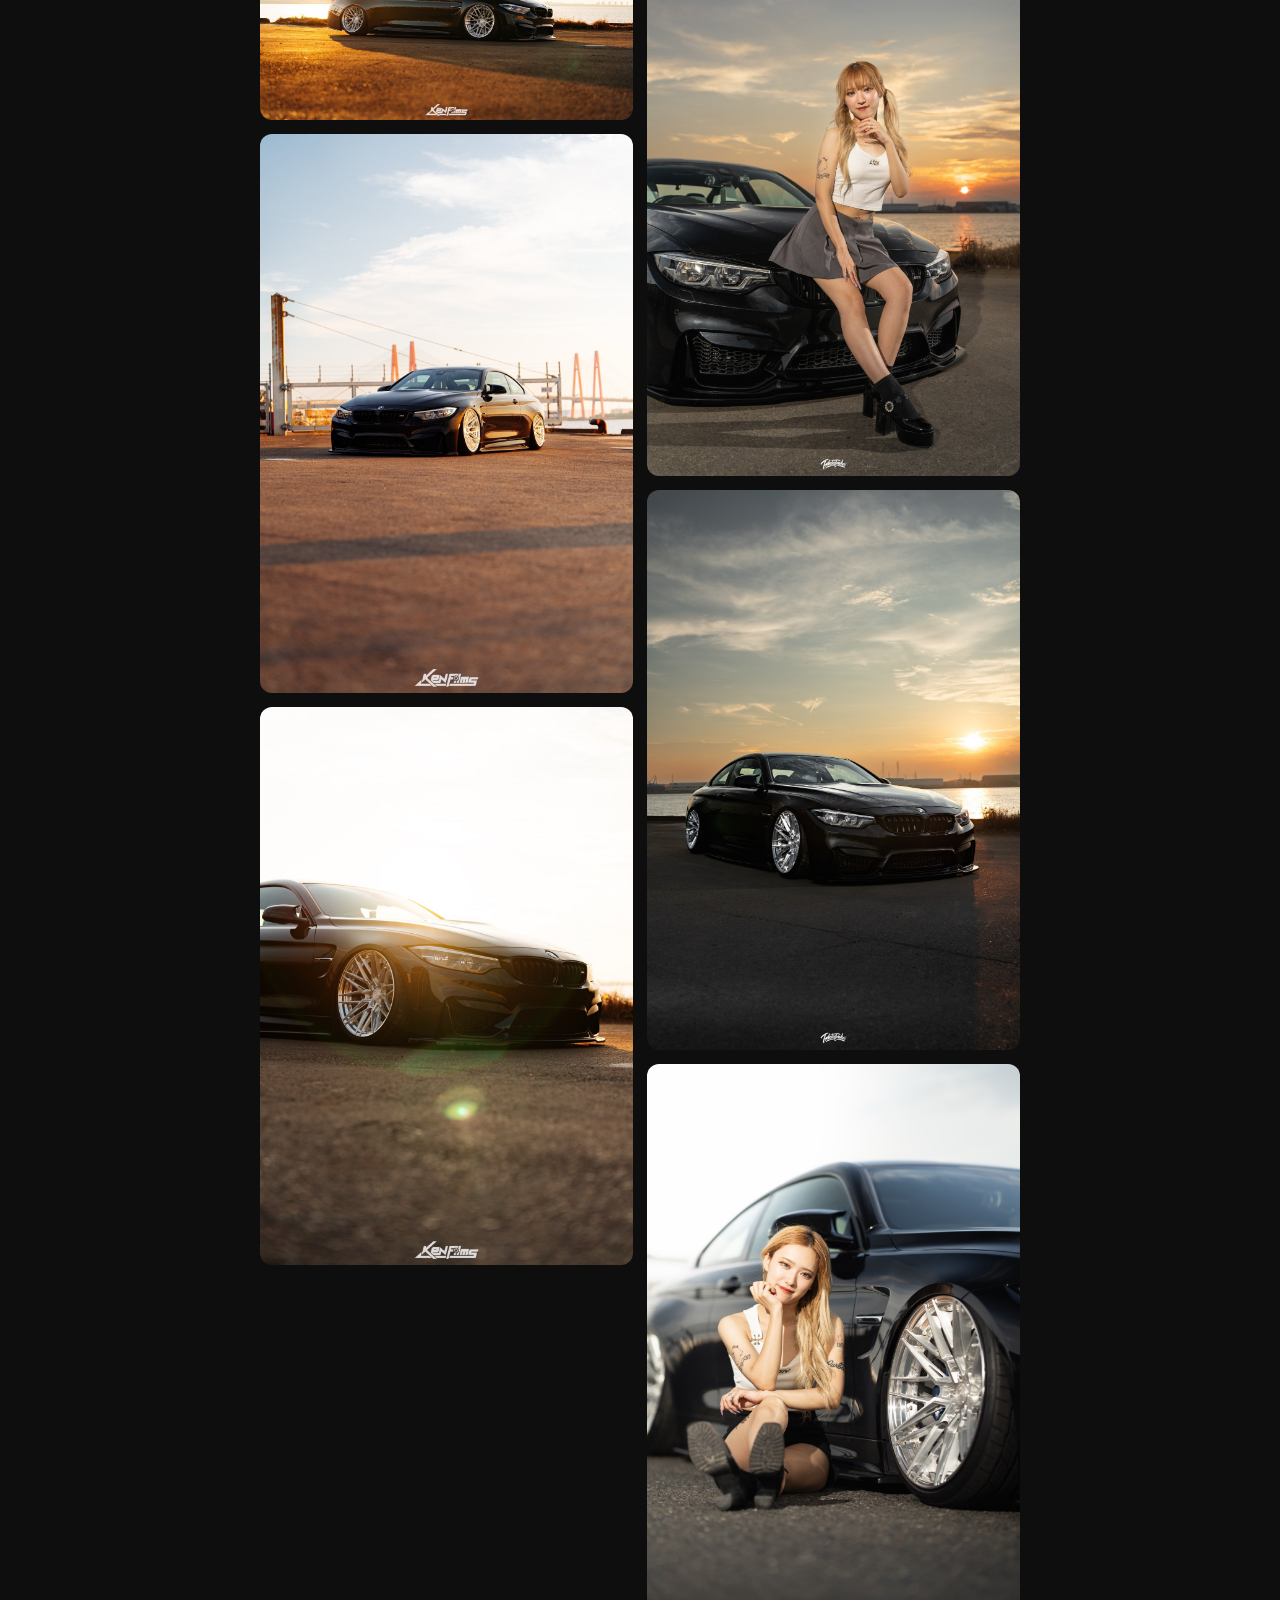
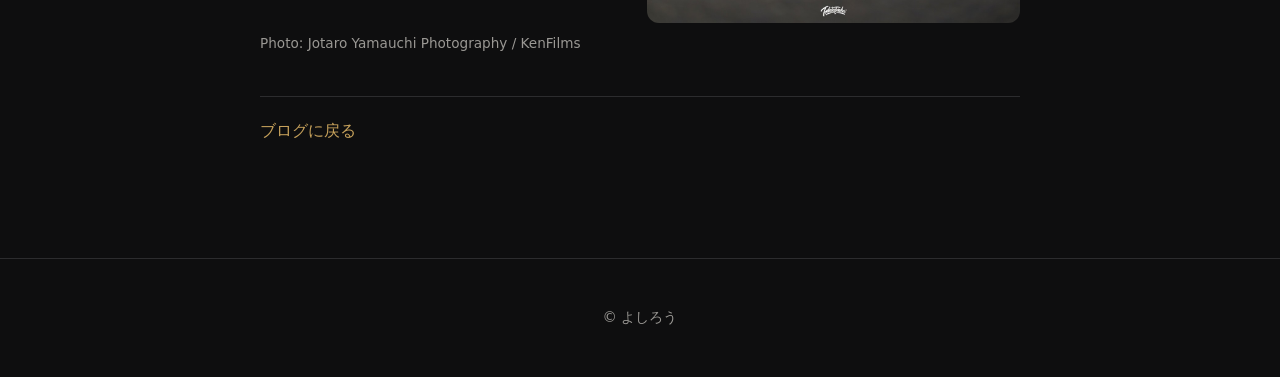
<file: articles/shoot-2024-08.html>
<!DOCTYPE html>
<html lang="ja" data-theme="dark">
<head>
  <meta charset="UTF-8">
  <meta name="viewport" content="width=device-width, initial-scale=1.0">
  <title>2024年8月 撮影会 | よしろう</title>
  <meta name="description" content="2024年8月の撮影会の記録。よしろう の BMW M4 カーライフ。">
  <link rel="stylesheet" href="../style.css">
  <link rel="icon" href="../favicon.ico" sizes="any">
  <link rel="icon" type="image/png" sizes="32x32" href="../favicon-32.png">
  <link rel="icon" type="image/png" sizes="512x512" href="../favicon-512.png">
  <link rel="apple-touch-icon" href="../apple-touch-icon.png">
</head>
<body>
  <header class="header">
    <div class="container header__inner">
      <a href="../index.html#top" class="logo">よしろう</a>
      <nav class="nav">
        <a href="../index.html#about">About</a>
        <a href="../index.html#car">My Car</a>
        <a href="../index.html#history">History</a>
        <a href="../index.html#gallery">Gallery</a>
        <a href="../index.html#contact">Contact</a>
        <a href="../blog.html">Blog</a>
        <button class="theme-toggle" aria-label="テーマを切り替える">◐</button>
      </nav>
    </div>
  </header>
  <main>
    <article class="section article">
      <div class="container article__wrap">
        <p class="article__meta"><time datetime="2024-08">2024.08</time><span class="timeline__tag">撮影会</span></p>
        <h1 class="article__title">2024年8月 撮影会</h1>
        <figure class="article__hero"><img src="../images/web/shoot-5.jpg" alt="橋を背にした M4 のフロント"></figure>
        <p class="article__text">2024年8月、撮影会に参加しました。橋の下でのモデル撮影と、夕景の港での撮影の2本立てです。</p>
        <div class="article__photos">
          <img src="../images/web/shoot-1.jpg" alt="橋の下でモデルと並ぶ M4 のリアビュー" loading="lazy">
          <img src="../images/web/shoot-2.jpg" alt="モデルと M4 のリアクォーター" loading="lazy">
          <img src="../images/web/shoot-3.jpg" alt="リアフェンダーに寄り添うモデル" loading="lazy">
          <img src="../images/web/shoot-4.jpg" alt="運転席に座るモデル" loading="lazy">
          <img src="../images/web/shoot-5.jpg" alt="橋を背にした M4 のフロント" loading="lazy">
          <img src="../images/web/shoot-6.jpg" alt="夕日と海を背にした M4 のサイドビュー" loading="lazy">
          <img src="../images/web/shoot-7.jpg" alt="夕景の港に停めた M4 のフロント" loading="lazy">
          <img src="../images/web/shoot-8.jpg" alt="夕日を浴びる M4 のフロント" loading="lazy">
          <img src="../images/web/shoot-9.jpg" alt="港に停めた M4 を正面から" loading="lazy">
          <img src="../images/web/shoot-10.jpg" alt="ヘッドライトとグリルのアップ" loading="lazy">
          <img src="../images/web/shoot-11.jpg" alt="M4 の前に立つモデル" loading="lazy">
          <img src="../images/web/shoot-12.jpg" alt="夕景の港で M4 に腰掛けるモデル" loading="lazy">
          <img src="../images/web/shoot-13.jpg" alt="夕日を背に M4 に腰掛けるモデル" loading="lazy">
          <img src="../images/web/shoot-14.jpg" alt="夕日の海を背にした M4 のフロント" loading="lazy">
          <img src="../images/web/shoot-15.jpg" alt="ホイールの横に座るモデル" loading="lazy">
        </div>
        <p class="article__credit">Photo: Jotaro Yamauchi Photography / KenFilms</p>
        <nav class="article__nav">
          <a href="../blog.html">ブログに戻る</a>
        </nav>
      </div>
    </article>
  </main>
  <footer class="footer">
    <p>&copy; <span id="year"></span> よしろう</p>
  </footer>
  <script src="../script.js"></script>
</body>
</html>
</file>
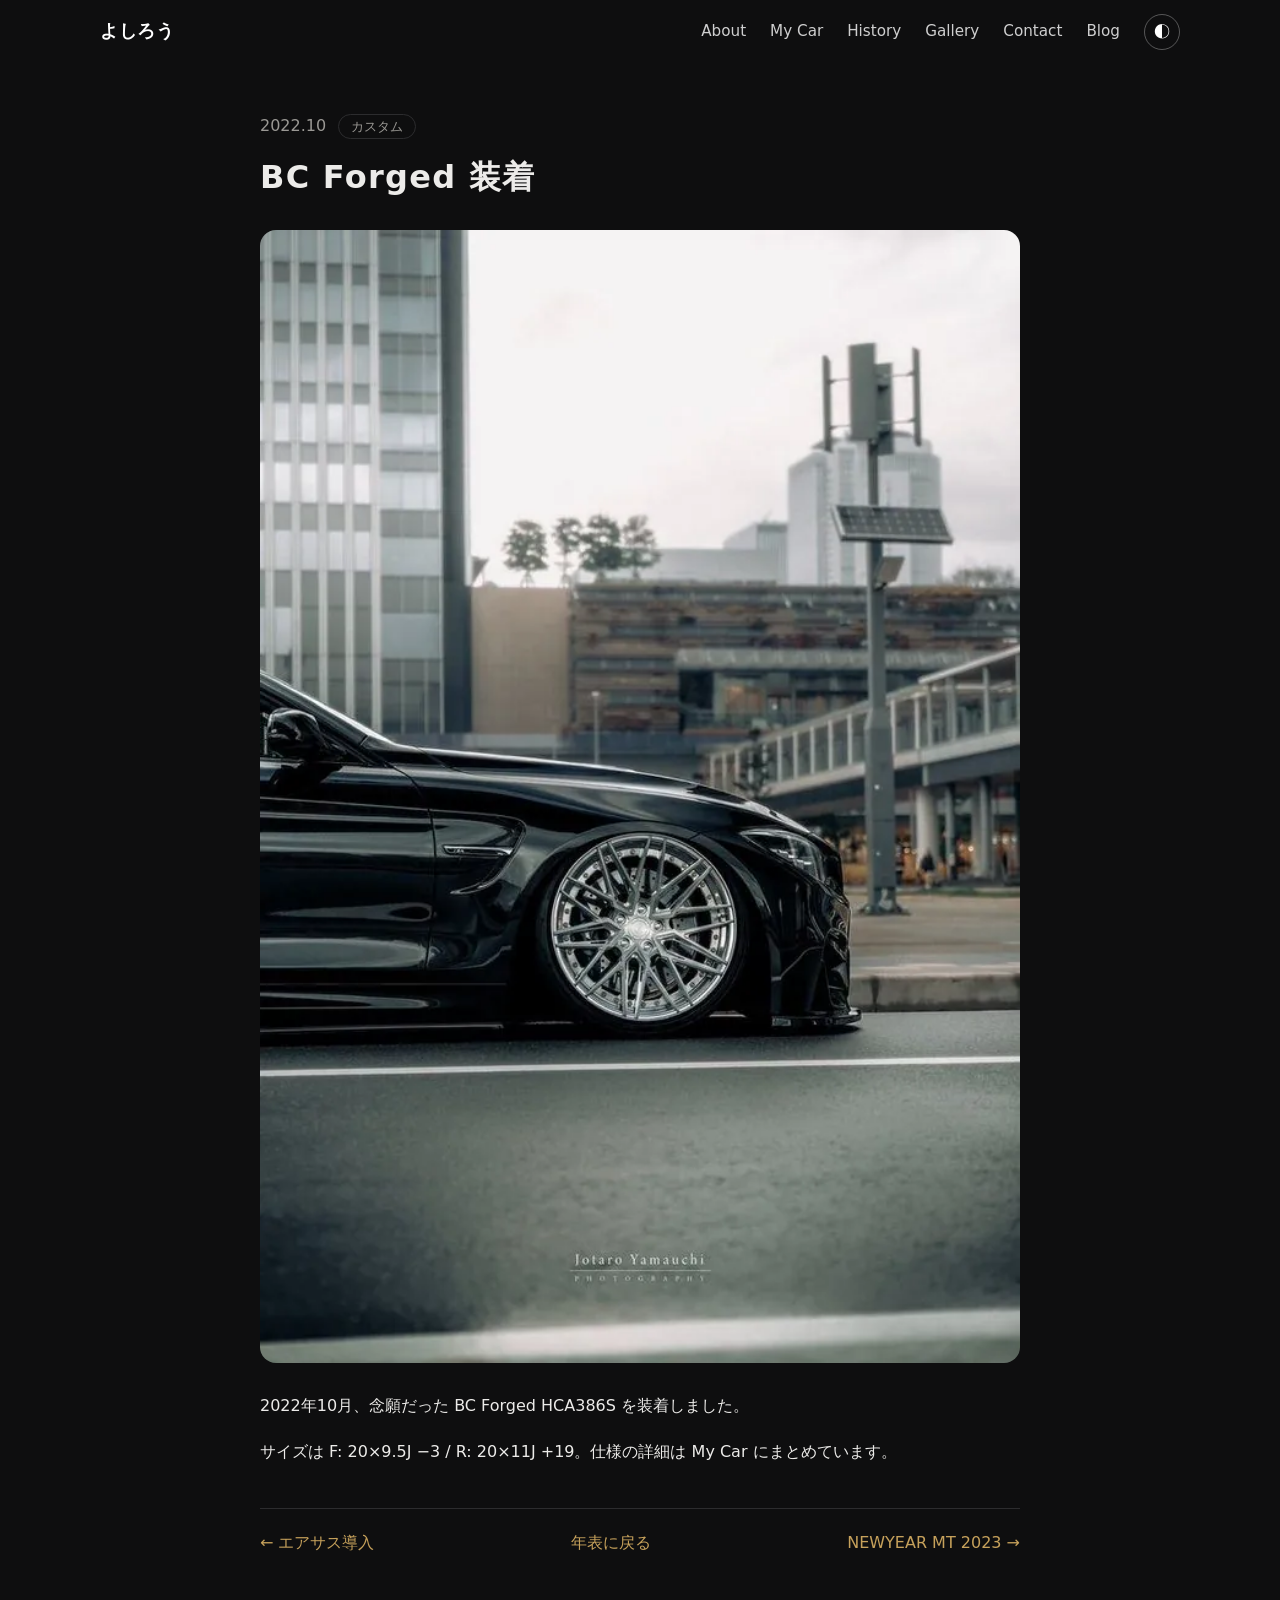
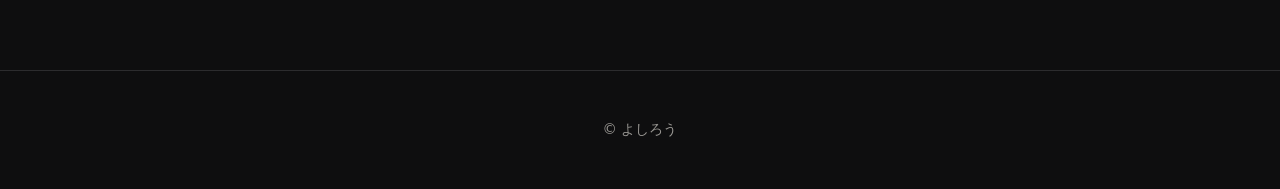
<file: articles/wheels.html>
<!DOCTYPE html>
<html lang="ja" data-theme="dark">
<head>
  <meta charset="UTF-8">
  <meta name="viewport" content="width=device-width, initial-scale=1.0">
  <title>BC Forged 装着 | よしろう</title>
  <meta name="description" content="BC Forged 装着（2022.10）の記録。よしろう の BMW M4 カーライフ。">
  <link rel="stylesheet" href="../style.css">
  <link rel="icon" href="../favicon.ico" sizes="any">
  <link rel="icon" type="image/png" sizes="32x32" href="../favicon-32.png">
  <link rel="icon" type="image/png" sizes="512x512" href="../favicon-512.png">
  <link rel="apple-touch-icon" href="../apple-touch-icon.png">
</head>
<body>
  <header class="header">
    <div class="container header__inner">
      <a href="../index.html#top" class="logo">よしろう</a>
      <nav class="nav">
        <a href="../index.html#about">About</a>
        <a href="../index.html#car">My Car</a>
        <a href="../index.html#history">History</a>
        <a href="../index.html#gallery">Gallery</a>
        <a href="../index.html#contact">Contact</a>
        <a href="../blog.html">Blog</a>
        <button class="theme-toggle" aria-label="テーマを切り替える">◐</button>
      </nav>
    </div>
  </header>
  <main>
    <article class="section article">
      <div class="container article__wrap">
        <p class="article__meta"><time datetime="2022-10">2022.10</time><span class="timeline__tag">カスタム</span></p>
        <h1 class="article__title">BC Forged 装着</h1>
        <figure class="article__hero"><img src="../images/web/wheel.webp" alt="フロントホイールのアップ"></figure>
        <p class="article__text">2022年10月、念願だった BC Forged HCA386S を装着しました。</p>
        <p class="article__text">サイズは F: 20×9.5J −3 / R: 20×11J +19。仕様の詳細は My Car にまとめています。</p>
        <nav class="article__nav">
          <a href="air-suspension.html">← エアサス導入</a>
          <a href="../index.html#history">年表に戻る</a>
          <a href="newyearmt.html">NEWYEAR MT 2023 →</a>
        </nav>
      </div>
    </article>
  </main>
  <footer class="footer">
    <p>&copy; <span id="year"></span> よしろう</p>
  </footer>
  <script src="../script.js"></script>
</body>
</html>
</file>
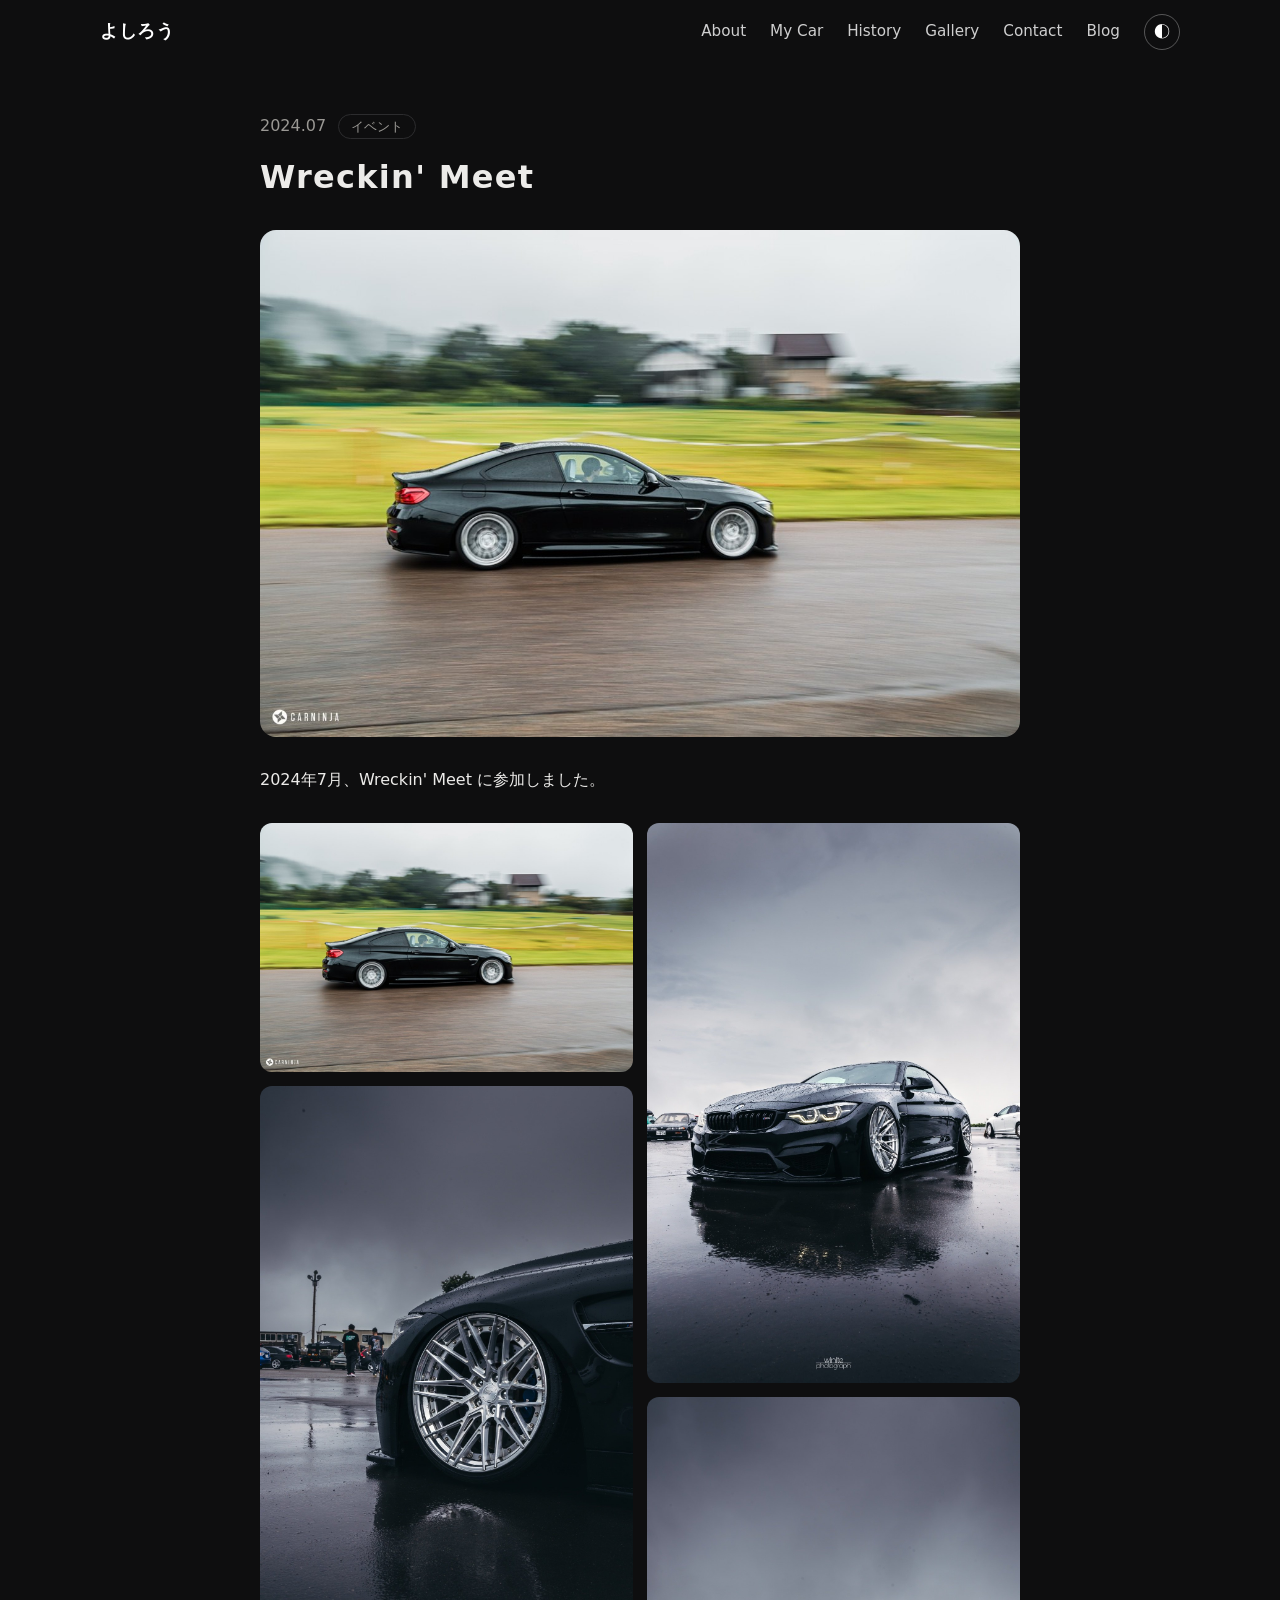
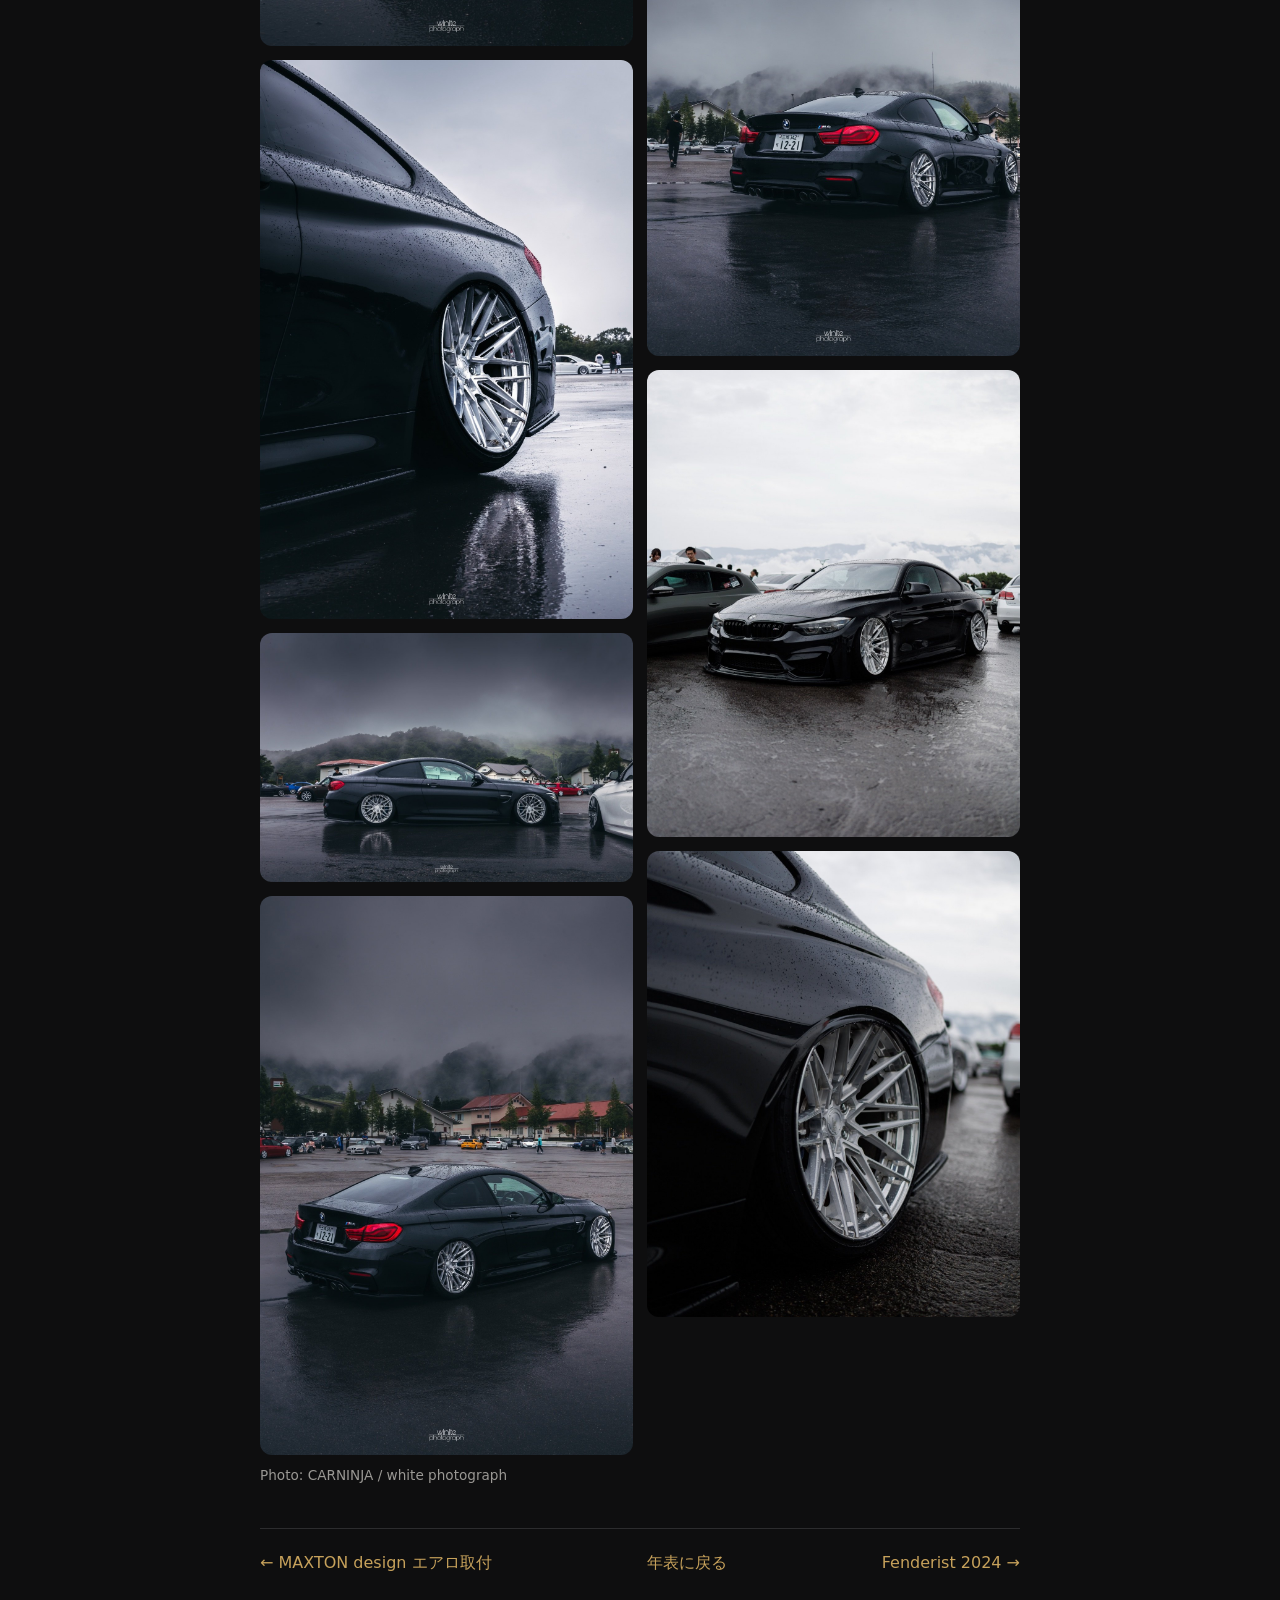
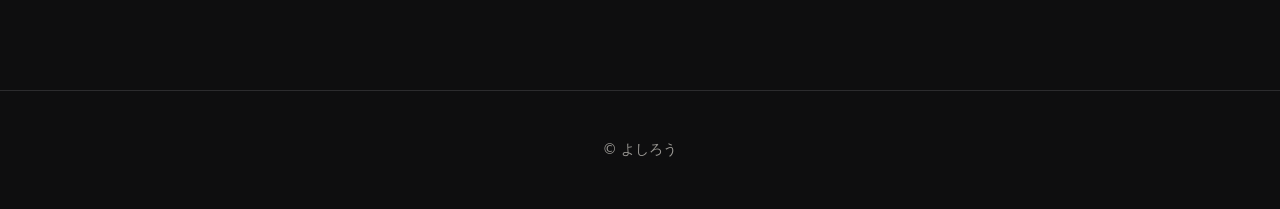
<file: articles/wreckinmeet.html>
<!DOCTYPE html>
<html lang="ja" data-theme="dark">
<head>
  <meta charset="UTF-8">
  <meta name="viewport" content="width=device-width, initial-scale=1.0">
  <title>Wreckin' Meet | よしろう</title>
  <meta name="description" content="Wreckin' Meet（2024.07）の記録。よしろう の BMW M4 カーライフ。">
  <link rel="stylesheet" href="../style.css">
  <link rel="icon" href="../favicon.ico" sizes="any">
  <link rel="icon" type="image/png" sizes="32x32" href="../favicon-32.png">
  <link rel="icon" type="image/png" sizes="512x512" href="../favicon-512.png">
  <link rel="apple-touch-icon" href="../apple-touch-icon.png">
</head>
<body>
  <header class="header">
    <div class="container header__inner">
      <a href="../index.html#top" class="logo">よしろう</a>
      <nav class="nav">
        <a href="../index.html#about">About</a>
        <a href="../index.html#car">My Car</a>
        <a href="../index.html#history">History</a>
        <a href="../index.html#gallery">Gallery</a>
        <a href="../index.html#contact">Contact</a>
        <a href="../blog.html">Blog</a>
        <button class="theme-toggle" aria-label="テーマを切り替える">◐</button>
      </nav>
    </div>
  </header>
  <main>
    <article class="section article">
      <div class="container article__wrap">
        <p class="article__meta"><time datetime="2024-07">2024.07</time><span class="timeline__tag">イベント</span></p>
        <h1 class="article__title">Wreckin' Meet</h1>
        <figure class="article__hero"><img src="../images/web/wreckin-1.jpg" alt="Wreckin' Meet で走行する M4 の流し撮り"></figure>
        <p class="article__text">2024年7月、Wreckin' Meet に参加しました。</p>
        <div class="article__photos">
          <img src="../images/web/wreckin-1.jpg" alt="走行する M4 の流し撮り" loading="lazy">
          <img src="../images/web/wreckin-2.jpg" alt="雨に濡れたフロントホイールのアップ" loading="lazy">
          <img src="../images/web/wreckin-3.jpg" alt="リアホイールとフェンダーのアップ" loading="lazy">
          <img src="../images/web/wreckin-4.jpg" alt="霧の山を背にした M4 のサイドビュー" loading="lazy">
          <img src="../images/web/wreckin-5.jpg" alt="会場で撮影した M4 のリアビュー" loading="lazy">
          <img src="../images/web/wreckin-6.jpg" alt="ローアングルで撮影した M4 のフロント" loading="lazy">
          <img src="../images/web/wreckin-7.jpg" alt="霧を背にした M4 のリアビュー" loading="lazy">
          <img src="../images/web/wreckin-8.jpg" alt="参加車両の列に停めた M4 のフロント" loading="lazy">
          <img src="../images/web/wreckin-9.jpg" alt="リアホイールのアップ" loading="lazy">
        </div>
        <p class="article__credit">Photo: CARNINJA / white photograph</p>
        <nav class="article__nav">
          <a href="maxton.html">← MAXTON design エアロ取付</a>
          <a href="../index.html#history">年表に戻る</a>
          <a href="fenderist.html">Fenderist 2024 →</a>
        </nav>
      </div>
    </article>
  </main>
  <footer class="footer">
    <p>&copy; <span id="year"></span> よしろう</p>
  </footer>
  <script src="../script.js"></script>
</body>
</html>
</file>
<file: style.css>
/* ===== カラー（ダーク基本 / ライト） ===== */
:root {
  --bg: #0e0e0f;
  --bg-alt: #161617;
  --text: #ecebe9;
  --muted: #9a9894;
  --accent: #C6A15B;
  --card: #1d1d1f;
  --border: #2c2c2e;
  --shadow: 0 4px 16px rgba(0, 0, 0, 0.3);
  /* 共通の寸法 */
  --radius: 16px;
  --card-pad: 24px 28px;
  --grid-gap: 24px;
}
[data-theme="light"] {
  --bg: #f7f6f4;
  --bg-alt: #edece9;
  --text: #1a1a1a;
  --muted: #66635e;
  --accent: #96762F;
  --card: #ffffff;
  --border: #dddad5;
  --shadow: 0 2px 12px rgba(0, 0, 0, 0.06);
}

/* ===== ベース ===== */
*, *::before, *::after { box-sizing: border-box; }
html { scroll-behavior: smooth; scroll-padding-top: 64px; }
body {
  margin: 0;
  font-family: "Hiragino Sans", "Noto Sans JP", "Yu Gothic UI", "Meiryo", system-ui, sans-serif;
  background: var(--bg);
  color: var(--text);
  line-height: 1.8;
  transition: background 0.3s, color 0.3s;
}
img { max-width: 100%; display: block; }
a { color: inherit; }
.container { width: min(1080px, 100% - 32px); margin-inline: auto; }
.accent { color: var(--accent); }

/* ===== ヘッダー ===== */
.header {
  position: fixed; top: 0; left: 0; right: 0; z-index: 20;
  transition: background 0.3s, border-color 0.3s;
  border-bottom: 1px solid transparent;
}
.header.is-scrolled {
  background: color-mix(in srgb, var(--bg) 85%, transparent);
  backdrop-filter: blur(10px);
  border-color: var(--border);
}
.header__inner { display: flex; align-items: center; justify-content: space-between; height: 64px; }
.logo { font-weight: 700; text-decoration: none; font-size: 1.1rem; letter-spacing: 0.04em; color: #fff; }
.header.is-scrolled .logo { color: var(--text); }
.nav { display: flex; align-items: center; gap: 24px; }
.nav a { text-decoration: none; color: rgba(255, 255, 255, 0.8); font-size: 0.95rem; transition: color 0.2s; }
.header.is-scrolled .nav a { color: var(--muted); }
.nav a:hover, .header.is-scrolled .nav a:hover { color: var(--accent); }
.theme-toggle {
  background: none; border: 1px solid rgba(255, 255, 255, 0.3); color: #fff;
  width: 36px; height: 36px; border-radius: 50%; cursor: pointer; font-size: 1rem;
}
.header.is-scrolled .theme-toggle { border-color: var(--border); color: var(--text); }
.nav-toggle { display: none; background: none; border: 0; cursor: pointer; padding: 8px; }
.nav-toggle span { display: block; width: 22px; height: 2px; margin: 5px 0; background: #fff; transition: 0.3s; }
.header.is-scrolled .nav-toggle span { background: var(--text); }

/* ===== ヒーロー ===== */
.hero {
  position: relative; min-height: 100vh; min-height: 100svh;
  display: flex; align-items: flex-end; overflow: hidden; color: #fff;
}
.hero__bg {
  position: absolute; inset: 0; width: 100%; height: 100%;
  object-fit: cover; object-position: 40% 60%;
  animation: zoom 18s ease-out forwards;
}
@keyframes zoom { from { transform: scale(1.12); } to { transform: scale(1); } }
.hero__video {
  position: absolute; inset: 0; overflow: hidden; pointer-events: none;
}
.hero__video iframe, .hero__video video {
  position: absolute; top: 50%; left: 50%; transform: translate(-50%, -50%);
  width: 100vw; height: 56.25vw; min-width: 177.78vh; min-height: 100%;
  border: 0; pointer-events: none; object-fit: cover;
}
.hero__shade {
  position: absolute; inset: 0;
  background: linear-gradient(180deg, rgba(0,0,0,0.45) 0%, rgba(0,0,0,0.1) 40%, rgba(0,0,0,0.75) 100%);
}
.hero__inner { position: relative; padding-bottom: 14vh; }
.hero__greeting { margin: 0; color: rgba(255, 255, 255, 0.75); }
.hero__title { margin: 0.1em 0; font-size: clamp(2.2rem, 7vw, 4.5rem); line-height: 1.2; }
.hero__lead { font-size: 1.25rem; color: rgba(255, 255, 255, 0.85); min-height: 1.8em; margin: 0 0 8px; }
.cursor { animation: blink 1s step-end infinite; }
@keyframes blink { 50% { opacity: 0; } }
.btn {
  display: inline-block; margin-top: 12px; padding: 12px 32px; border-radius: 999px;
  background: var(--accent); color: #1C1A15; text-decoration: none; font-weight: 600;
  transition: background 0.2s;
}
.btn:hover { background: color-mix(in srgb, var(--accent) 85%, #fff); }
.hero__scroll {
  position: absolute; left: 50%; bottom: 24px; translate: -50% 0;
  width: 26px; height: 42px; border: 2px solid rgba(255,255,255,0.6); border-radius: 14px;
}
.hero__scroll span {
  position: absolute; left: 50%; top: 8px; width: 4px; height: 8px; margin-left: -2px;
  background: #fff; border-radius: 2px; animation: wheel 1.6s ease-in-out infinite;
}
@keyframes wheel { 0% { opacity: 1; transform: none; } 100% { opacity: 0; transform: translateY(14px); } }

/* ===== セクション共通 ===== */
.section { padding: 112px 0; }
.section--alt { background: var(--bg-alt); }
.section__title { font-size: 2.2rem; margin: 0 0 48px; text-align: center; letter-spacing: 0.1em; }
.section__title::after {
  content: ""; display: block; width: 32px; height: 2px; margin: 16px auto 0;
  background: var(--accent); border-radius: 1px;
}

/* ===== About ===== */
.about { display: grid; grid-template-columns: 1fr 1.2fr; gap: 56px; align-items: center; }
.about__photo { margin: 0; border-radius: var(--radius); overflow: hidden; box-shadow: var(--shadow); }
.about__photo img { width: 100%; height: auto; aspect-ratio: 4 / 5; object-fit: cover; object-position: 60% 40%; }
.profile { margin: 24px 0 0; display: grid; gap: 12px; }
.profile div { display: grid; grid-template-columns: 110px 1fr; padding-bottom: 12px; border-bottom: 1px solid var(--border); }
.profile dt { color: var(--muted); }
.profile dd { margin: 0; }

/* ===== Activities ===== */
.activities { display: grid; grid-template-columns: repeat(auto-fit, minmax(230px, 1fr)); gap: var(--grid-gap); }
.activity {
  padding: var(--card-pad); border: 1px solid var(--border); border-radius: var(--radius); background: var(--card);
  transition: border-color 0.2s;
}
.activity:hover { border-color: var(--accent); }
.activity__label { margin: 0; color: var(--muted); font-size: 0.8rem; letter-spacing: 0.12em; text-transform: uppercase; }
.activity__label span { color: var(--accent); font-weight: 700; margin-right: 8px; }
.activity__title { margin: 4px 0 12px; font-size: 1.2rem; }
.activity p:last-child { margin: 0; color: var(--muted); font-size: 0.95rem; }
.activity a { color: var(--accent); }

/* ===== Blog ===== */
.hero--page { min-height: 56vh; min-height: 56svh; }
.hero--page .hero__inner { padding-bottom: 8vh; }
.header .nav a[aria-current="page"],
.header.is-scrolled .nav a[aria-current="page"] { color: var(--accent); }
.posts { display: grid; grid-template-columns: repeat(auto-fit, minmax(280px, 1fr)); gap: var(--grid-gap); }
.post {
  display: flex; flex-direction: column; border: 1px solid var(--border); border-radius: var(--radius);
  background: var(--card); overflow: hidden; transition: border-color 0.2s;
}
.post:hover { border-color: var(--accent); }
.post__thumb { display: block; overflow: hidden; }
.post__thumb img { width: 100%; height: auto; aspect-ratio: 16 / 10; object-fit: cover; transition: transform 0.5s; }
.post:hover .post__thumb img { transform: scale(1.02); }
.post__body { display: flex; flex-direction: column; flex: 1; padding: var(--card-pad); }
.post__tag {
  align-self: flex-start; margin: 0 0 10px; padding: 0 12px; border-radius: 999px;
  border: 1px solid var(--border); color: var(--muted); font-size: 0.8rem;
}
.post__title { margin: 0 0 8px; font-size: 1.2rem; line-height: 1.5; }
.post__excerpt { margin: 0 0 16px; color: var(--muted); font-size: 0.95rem; }
.post__more { margin-top: auto; color: var(--accent); text-decoration: none; font-weight: 600; }
.post__more:hover { text-decoration: underline; }

/* ===== My Car ===== */
.car { display: grid; grid-template-columns: 1.4fr 1fr; gap: 56px; align-items: center; }
.car__photo { border-radius: var(--radius); overflow: hidden; box-shadow: var(--shadow); }
.car__photo img { width: 100%; height: auto; transition: transform 0.6s; }
.car__photo:hover img { transform: scale(1.02); }
.car__name { font-size: 2rem; margin: 0; line-height: 1.3; }
.car__name span { color: var(--muted); font-weight: 400; font-size: 1.1rem; }
.car__lead { color: var(--muted); }
.spec { margin: 24px 0 0; display: grid; gap: 12px; }
.spec div { display: grid; grid-template-columns: 120px 1fr; padding-bottom: 12px; border-bottom: 1px solid var(--border); }
.spec dt { color: var(--muted); }
.spec dd { margin: 0; }
.spec small { color: var(--muted); }
.badge {
  display: inline-block; padding: 0 10px; margin-left: 4px; border-radius: 999px;
  background: var(--accent); color: #1C1A15; font-size: 0.85em; font-weight: 700;
}

/* ===== History（縦型タイムライン） ===== */
.timeline { position: relative; max-width: 760px; margin: 0 auto; padding: 0 0 0 36px; list-style: none; }
.timeline::before {
  content: ""; position: absolute; top: 8px; bottom: 8px; left: 7px;
  width: 2px; background: var(--border); border-radius: 1px;
}
.timeline__item {
  position: relative; padding: var(--card-pad); border: 1px solid var(--border); border-radius: var(--radius);
  background: var(--card); transition: border-color 0.2s;
}
.timeline__item + .timeline__item { margin-top: var(--grid-gap); }
.timeline__item::before {
  content: ""; position: absolute; top: 30px; left: -36px;
  width: 16px; height: 16px; border-radius: 50%;
  background: var(--bg); border: 3px solid var(--accent);
}
.timeline__item:hover { border-color: var(--accent); }
.timeline__meta { display: flex; flex-wrap: wrap; align-items: center; gap: 4px 12px; margin: 0 0 4px; }
.timeline__meta time { color: var(--accent); font-weight: 700; letter-spacing: 0.06em; font-variant-numeric: tabular-nums; }
.timeline__tag {
  padding: 0 12px; border-radius: 999px; border: 1px solid var(--border);
  color: var(--muted); font-size: 0.8rem; line-height: 1.8;
}
.timeline__title { margin: 0 0 4px; font-size: 1.15rem; line-height: 1.5; overflow-wrap: anywhere; }
.timeline__text { margin: 0; color: var(--muted); font-size: 0.95rem; overflow-wrap: anywhere; }

/* ===== Gallery ===== */
.slideshow__stage {
  position: relative; border-radius: var(--radius); overflow: hidden;
  aspect-ratio: 3 / 2; background: #000;
}
.slideshow__main { display: block; width: 100%; height: 100%; padding: 0; border: 0; background: none; cursor: zoom-in; }
.slideshow__img {
  position: absolute; inset: 0; width: 100%; height: 100%; object-fit: cover;
  opacity: 0; transition: opacity 0.8s ease; pointer-events: none;
}
.slideshow__img.is-active { opacity: 1; }
.slideshow__nav {
  position: absolute; top: 50%; transform: translateY(-50%); z-index: 2;
  width: 44px; height: 44px; border-radius: 50%; border: 0; cursor: pointer;
  background: rgba(0, 0, 0, 0.45); color: #fff; font-size: 1.5rem; line-height: 1;
  display: grid; place-items: center; transition: background 0.2s;
}
.slideshow__nav:hover { background: rgba(0, 0, 0, 0.7); }
.slideshow__nav--prev { left: 12px; }
.slideshow__nav--next { right: 12px; }
.slideshow__caption {
  position: absolute; left: 0; right: 0; bottom: 0; z-index: 2; margin: 0;
  padding: 28px 16px 12px; color: #fff; font-size: 0.9rem; text-align: left;
  background: linear-gradient(180deg, transparent, rgba(0, 0, 0, 0.65));
  pointer-events: none;
}
.slideshow__count {
  position: absolute; top: 12px; right: 12px; z-index: 2; margin: 0;
  padding: 2px 10px; border-radius: 999px; background: rgba(0, 0, 0, 0.45);
  color: #fff; font-size: 0.8rem; pointer-events: none;
}
.slideshow__thumbs {
  display: grid; grid-template-columns: repeat(8, 1fr); gap: 8px; margin-top: 8px;
}
.slideshow__thumb {
  padding: 0; border: 0; border-radius: 8px; overflow: hidden; cursor: pointer;
  aspect-ratio: 3 / 2; opacity: 0.55; transition: opacity 0.2s; background: none;
}
.slideshow__thumb img { width: 100%; height: 100%; object-fit: cover; display: block; }
.slideshow__thumb:hover { opacity: 0.85; }
.slideshow__thumb.is-active { opacity: 1; outline: 2px solid var(--accent); outline-offset: 2px; }
@media (max-width: 640px) {
  .slideshow__thumbs { grid-template-columns: repeat(4, 1fr); }
  .slideshow__nav { width: 38px; height: 38px; }
}
.credit { text-align: right; color: var(--muted); font-size: 0.85rem; margin: 8px 0 0; }

/* ===== Lightbox ===== */
.lightbox {
  position: fixed; inset: 0; z-index: 50; background: rgba(0, 0, 0, 0.92);
  display: grid; place-items: center; padding: 56px 16px;
}
.lightbox[hidden] { display: none; }
.lightbox__img { max-width: 100%; max-height: calc(100vh - 112px); object-fit: contain; border-radius: 6px; }
.lightbox__close, .lightbox__nav {
  position: absolute; background: rgba(255,255,255,0.1); color: #fff; border: 0; cursor: pointer;
  width: 48px; height: 48px; border-radius: 50%; font-size: 1.8rem; line-height: 1;
}
.lightbox__close:hover, .lightbox__nav:hover { background: rgba(255,255,255,0.25); }
.lightbox__close { top: 16px; right: 16px; }
.lightbox__nav { top: 50%; translate: 0 -50%; }
.lightbox__nav--prev { left: 16px; }
.lightbox__nav--next { right: 16px; }
.lightbox__count { position: absolute; bottom: 12px; left: 0; right: 0; text-align: center; color: rgba(255,255,255,0.7); margin: 0; }

/* ===== Movie ===== */
.movie { max-width: 960px; margin-inline: auto; border-radius: var(--radius); overflow: hidden; box-shadow: var(--shadow); background: #000; }
.movie iframe { display: block; width: 100%; aspect-ratio: 16 / 9; border: 0; background: #000; }
.movie__link { text-align: center; margin: 16px 0 0; }
.movie__link a { color: var(--muted); text-decoration: none; }
.movie__link a:hover { color: var(--accent); }

/* ===== Contact ===== */
.contact { text-align: center; }
.links { display: flex; justify-content: center; flex-wrap: wrap; gap: 16px; margin-top: 24px; }
.links a {
  padding: 10px 28px; border: 1px solid var(--border); border-radius: 999px;
  text-decoration: none; background: var(--card); transition: border-color 0.2s, color 0.2s;
}
.links a:hover { border-color: var(--accent); color: var(--accent); }
.links a span { color: var(--muted); font-size: 0.85em; margin-left: 4px; }

/* ===== フッター / トップへ戻る ===== */
.footer { padding: 32px 0; text-align: center; color: var(--muted); font-size: 0.9rem; border-top: 1px solid var(--border); }
.to-top {
  position: fixed; right: 20px; bottom: 20px; z-index: 10; width: 44px; height: 44px; border-radius: 50%;
  border: 0; background: var(--accent); color: #1C1A15; font-size: 1.2rem; cursor: pointer;
  box-shadow: var(--shadow); opacity: 0; pointer-events: none; transition: opacity 0.3s;
}
.to-top.is-shown { opacity: 1; pointer-events: auto; }

/* ===== スクロール表示アニメーション ===== */
.reveal { opacity: 0; transform: translateY(28px); transition: opacity 0.8s, transform 0.8s; }
.reveal.is-visible { opacity: 1; transform: none; }

/* ===== タブレット / スマホ ===== */
@media (max-width: 860px) {
  .about, .car { grid-template-columns: 1fr; gap: 32px; }
  .about__photo { max-width: 420px; margin-inline: auto; }
  .section { padding: 92px 0; }
  .section__title { margin-bottom: 40px; }
}
@media (min-width: 641px) and (max-width: 900px) {
  .nav { gap: 14px; }
  .nav a { font-size: 0.88rem; }
}
@media (max-width: 640px) {
  .nav-toggle { display: block; }
  .nav {
    position: absolute; top: 64px; left: 0; right: 0;
    flex-direction: column; gap: 0; padding: 8px 16px 16px;
    background: var(--bg); border-bottom: 1px solid var(--border);
    display: none;
  }
  .nav.is-open { display: flex; }
  .nav a, .header.is-scrolled .nav a { width: 100%; padding: 12px 0; text-align: center; color: var(--text); }
  .theme-toggle { margin-top: 8px; border-color: var(--border); color: var(--text); }
  .nav-toggle[aria-expanded="true"] span:nth-child(1) { transform: translateY(7px) rotate(45deg); }
  .nav-toggle[aria-expanded="true"] span:nth-child(2) { opacity: 0; }
  .nav-toggle[aria-expanded="true"] span:nth-child(3) { transform: translateY(-7px) rotate(-45deg); }
  :root { --card-pad: 20px 22px; --grid-gap: 20px; }
  .section { padding: 72px 0; }
  .section__title { font-size: 1.9rem; margin-bottom: 32px; }
  .timeline { padding-left: 28px; }
  .timeline::before { left: 6px; }
  .timeline__item::before { left: -28px; top: 26px; width: 14px; height: 14px; }
  .hero__bg { object-position: 35% 60%; }
  .lightbox__nav { top: auto; bottom: 8px; translate: none; }
}

@media (prefers-reduced-motion: reduce) {
  html { scroll-behavior: auto; }
  .hero__bg, .hero__scroll span { animation: none; }
  .hero__video { display: none; }
  .reveal { transition: none; }
}

/* ===== Article ===== */
.article__wrap { max-width: 760px; }
.article__meta { display: flex; align-items: center; gap: 12px; color: var(--muted); margin: 0 0 8px; }
.article__title { font-size: 2rem; letter-spacing: 0.04em; margin: 0 0 24px; }
.article__hero { margin: 0 0 28px; border-radius: var(--radius); overflow: hidden; }
.article__hero img { width: 100%; height: auto; display: block; }
.article__text { line-height: 1.9; margin: 0 0 16px; }
.article__photos { columns: 2; column-gap: 14px; margin: 28px 0 8px; }
.article__photos img { width: 100%; height: auto; display: block; border-radius: 12px; margin: 0 0 14px; break-inside: avoid; }
.article__credit { color: var(--muted); font-size: 0.85rem; margin: 0 0 8px; }
@media (max-width: 640px) { .article__photos { columns: 1; } }
.article__nav {
  display: flex; justify-content: space-between; gap: 16px; flex-wrap: wrap;
  margin-top: 40px; padding-top: 20px; border-top: 1px solid var(--border);
}
.article__nav a { color: var(--accent); text-decoration: none; }
.article__nav a:hover { text-decoration: underline; }
</file>
